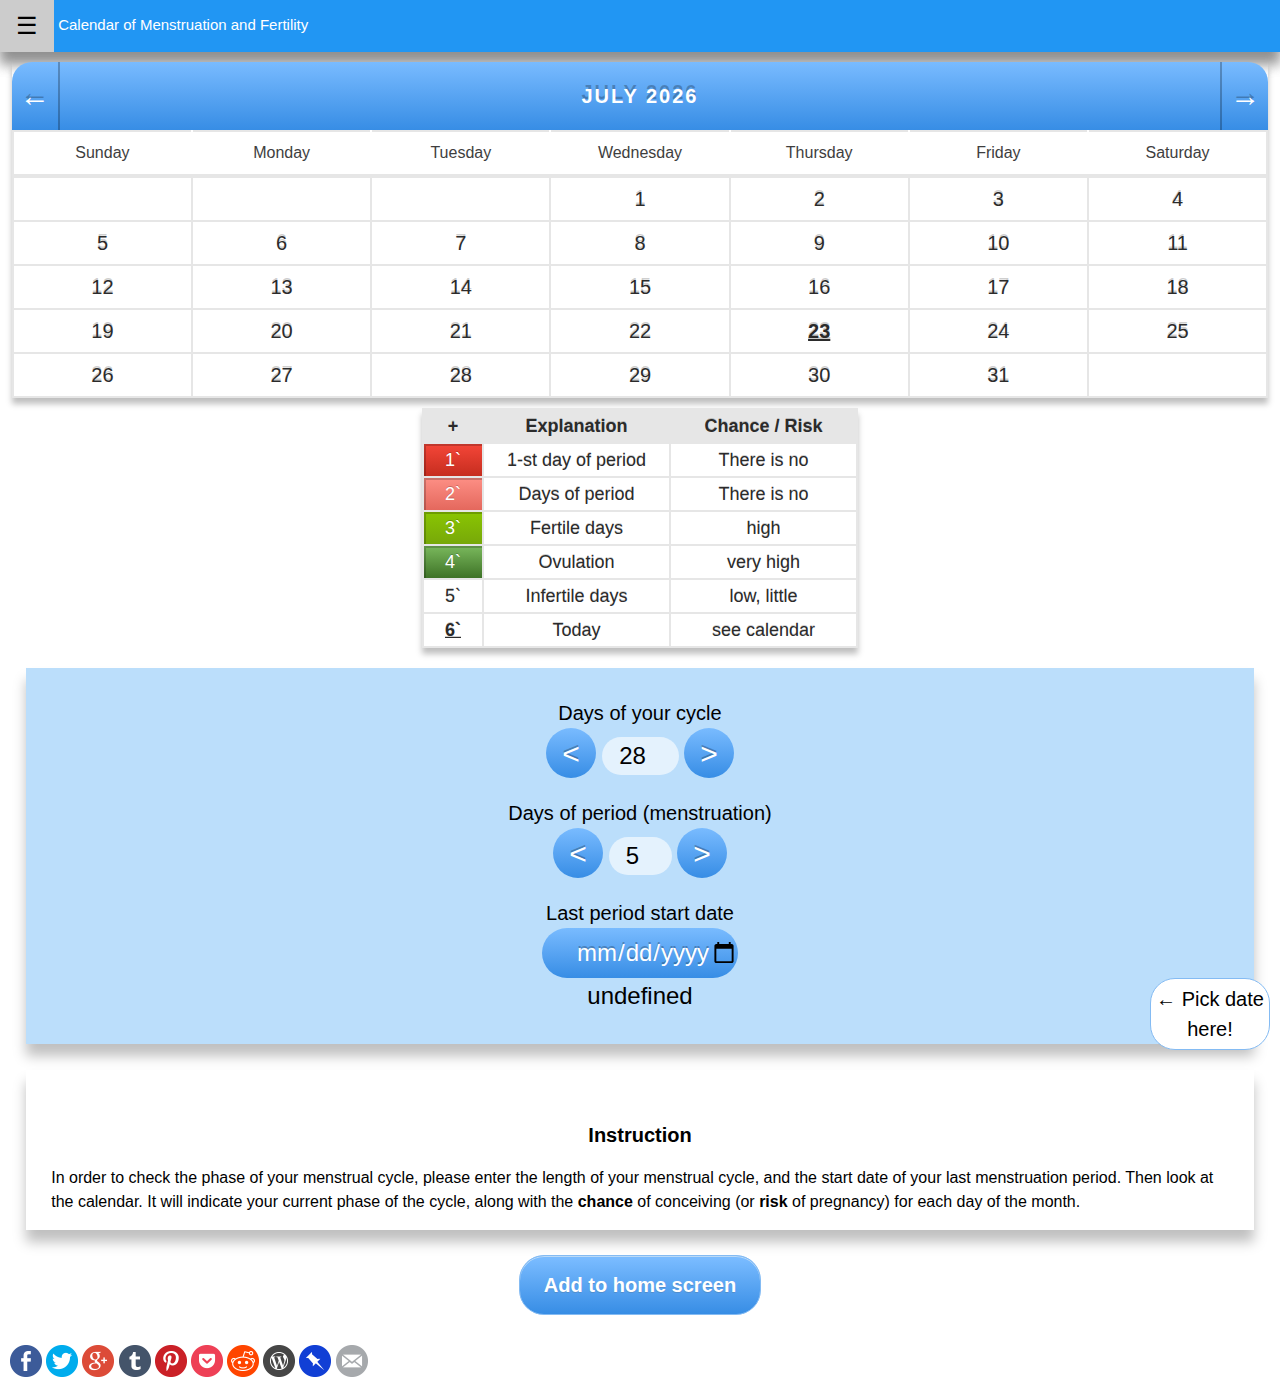
<file: index.html>
<!DOCTYPE html> 
<html lang="en"> 
<!--meta name="propeller" content="d254abea09f12908d3c188120f49153f"-->
<head> 
    <meta charset="utf-8" /> 
    <title>Calendar of Menstruation and Fertility</title> 
    <link rel="stylesheet" href="calendar2.css" />
	<META NAME="DESCRIPTION" CONTENT="Check your menstrual cycle, find your fertile and infertile days, calculate your ovulation day">
	<META NAME="KEYWORDS" CONTENT="Menstrual cycle, Fertility, Fertile days, Infertile days, Ovulation, Menstrual cycle calendar, Period calculator, Safe sexual intercourse, Natural contraception">
    <link rel="manifest" href="manifest.json">
    <link rel="icon" href="favicon.ico" type="image/x-icon" />
    <link rel="apple-touch-icon" href="images/hello-icon-152.png">
    <meta name="viewport" content="width=device-width, initial-scale=1.0">
    <meta name="theme-color" content="white"/>
    <meta name="apple-mobile-web-app-capable" content="yes">
    <meta name="apple-mobile-web-app-status-bar-style" content="black">
    <meta name="apple-mobile-web-app-title" content="My Calendar">
    <meta name="msapplication-TileImage" content="images/hello-icon-144.png">
    <meta name="msapplication-TileColor" content="#FFFFFF">	
    <meta name="propeller" content="a8e94e5c130562ac8ee0c258b754e5cf">

	<!--script async src="//pagead2.googlesyndication.com/pagead/js/adsbygoogle.js"></script-->
    <script data-ad-client="ca-pub-4402674240600002" async src="https://pagead2.googlesyndication.com/pagead/js/adsbygoogle.js"></script>    
	<!--script>
	  (adsbygoogle = window.adsbygoogle || []).push({
		google_ad_client: "ca-pub-4402674240600002",
		enable_page_level_ads: true
	  });
	</script-->	
	<!--script src="https://ajax.googleapis.com/ajax/libs/jquery/1.4.2/jquery.min.js"></script-->
    <script src="https://ajax.googleapis.com/ajax/libs/jquery/3.4.1/jquery.min.js"></script>
	<script src="calendar2.js"></script>
    <script src="index.js" defer></script>        
	
	<!--meta name="viewport" content="width=device-width, initial-scale=1">
	<link rel="stylesheet" href="https://www.w3schools.com/w3css/4/w3.css"-->
	<div id="myHeader" class="header">
        <meta name="viewport" content="width=device-width, initial-scale=1">
        <link rel="stylesheet" href="https://www.w3schools.com/w3css/4/w3.css">
        <link rel="stylesheet" href="calendar2.css" />

        <div id="myHeader" class="header">
        <!-- Sidebar -->
        <div class="w3-sidebar w3-bar-block w3-animate-left" style="display:none;z-index:5" id="mySidebar">
          <button onclick="w3_close()" class="w3-bar-item w3-large">Close &times;</button>
          <a href="index.html" class="w3-bar-item w3-button">Calendar</a>
          <a href="mens.html" class="w3-bar-item w3-button">Menstrual cycle</a>
          <!--a href="ovul.php" class="w3-bar-item w3-button">Ovulation</a-->
          <a href="fert.html" class="w3-bar-item w3-button">Fertility</a>   
           <a href="preg.html" class="w3-bar-item w3-button">How to get pregnant</a>   
          <!--a href="https://play.google.com/store/apps/details?id=com.zmobile.calendarfree" class="w3-bar-item w3-button">Get mobile app</a-->  
        </div>

        <!-- Page Content -->
        <div class="w3-overlay w3-animate-opacity" onclick="w3_close()" style="cursor:pointer" id="myOverlay"></div>
        <div class="w3-blue">
          <button class="w3-button w3-blue w3-xlarge" onclick="w3_open()">☰</button>  
          Calendar of Menstruation and Fertility
        </div>
        </div>        
	</div>
    <script>
        function w3_open() {
            document.getElementById("mySidebar").style.display = "block";
            document.getElementById("myOverlay").style.display = "block";
        }

        function w3_close() {
            document.getElementById("mySidebar").style.display = "none";
            document.getElementById("myOverlay").style.display = "none";
        }
        // sticky header
        // When the user scrolls the page, execute myFunction 
        window.onscroll = function() {myFunction()};

        // Get the header
        var header = document.getElementById("myHeader");

        // Get the offset position of the navbar
        var sticky = header.offsetTop;

        // Add the sticky class to the header when you reach its scroll position. Remove "sticky" when you leave the scroll position
        function myFunction() {
          if (window.pageYOffset > sticky) {
            header.classList.add("sticky");
          } else {
            header.classList.remove("sticky");
          }
        }
    </script>
    <!--script type='text/javascript' src='https://platform-api.sharethis.com/js/sharethis.js#property=5dcad444ccf294001963771a&product=inline-share-buttons&cms=website' async='async'></script-->
</head> 

<body onload="checkDate('')"> 
	<!-- Sidebar --
<div class="w3-sidebar w3-bar-block w3-border-right" style="display:none" id="mySidebar">
  <button onclick="w3_close()" class="w3-bar-item w3-large">Close &times;</button>
  <a href="fert.html" class="w3-bar-item w3-button">Fertility</a>
  <a href="#" class="w3-bar-item w3-button">Link 2</a>
  <a href="#" class="w3-bar-item w3-button">Link 3</a>
</div>

<!-- Page Content --
<div class="w3-teal">
  <button class="w3-button w3-teal w3-xlarge" onclick="w3_open()">☰</button>
  <!--div class="w3-container">
    
	My Calendar
	
  </div>
</div-->

<!-- facebook share button-->
<div id="fb-root"></div>
<script async defer crossorigin="anonymous" src="https://connect.facebook.net/pl_PL/sdk.js#xfbml=1&version=v5.0&appId=1692636140952789&autoLogAppEvents=1"></script>

<!--calendar-->
	<div id="cal"> 
    <div class="header" translate="no"> 
		<span class="left button" id="prev" translate="no">
            &larr;
        </span> 
		<!--span class="left hook"></span--> 
        <!--span class="month-nr" id="month-nr" translate="no" style="display: none;">10</span--> 
		<span class="month-year" id="label" translate="no"> November 2019 </span> 
		<!--span class="right hook"></span--> 
		<span class="right button" id="next_month_btn" translate="no"> &rarr; </span>
    </div> 
    <table id="days"> 
		<td>Sunday</td> 
		<td>Monday</td> 
		<td>Tuesday</td> 
		<td>Wednesday</td> 
		<td>Thursday</td> 
		<td>Friday</td> 
		<td>Saturday</td>		
 
    </table> 
    <div id="cal-frame" translate="no" class="notranslate"> 
		<table class="curr" translate="no" > 
			<tbody translate="no" class="notranslate"> 
				<tr><td class="nil"></td><td class="nil"></td><td>1</td><td>2</td><td>3</td><td>4</td><td>5</td></tr> 
				<tr><td>6</td><td translate="no">7</td><td>8</td><td>9</td><td>10</td><td class="today">11</td><td>12</td></tr> 
				<tr><td>13</td><td>14</td><td>15</td><td>16</td><td>17</td><td>18</td><td>19</td></tr> 
				<tr><td>20</td><td>21</td><td>22</td><td>23</td><td>24</td><td>25</td><td>26</td></tr> 
				<tr><td>20</td><td>21</td><td>22</td><td>23</td><td>24</td><td>25</td><td>26</td></tr>
				<tr><td>27</td><td>28</td><td>29</td><td>30</td><td class="nil"></td><td class="nil"></td><td class="nil"></td></tr> 
			</tbody> 
		</table>
 
    </div> 
</div>
<div id="legend">
		
		<table class="legend"> 
			<tbody> 				 
				<tr><td class="title">&plus;</td><td class="title">Explanation</td><td class="title"> Chance / Risk</td></tr>
				<tr><td class="picked" translate="no" class="notranslate">&#x0031;`</td><td class="desc">1-st day of period</td><td class="desc">There is no</td></tr> 
				<tr><td class="period" translate="no" class="notranslate">&#x0032;`</td><td class="desc">Days of period</td><td class="desc">There is no</td></tr> 
				<tr><td class="fertile" translate="no" class="notranslate">&#x0033;`</td><td class="desc">Fertile days</td><td class="desc">high</td></tr> 
				<tr><td class="ovulation" translate="no" class="notranslate">&#x0034;`</td><td class="desc">Ovulation</td><td class="desc">very high</td></tr> 
				<tr><td translate="no" class="notranslate">&#x0035;`</td><td class="desc">Infertile days </td><td class="desc">low, little</td></tr> 
				<tr><td class="today" translate="no" class="notranslate">&#x0036;`</td><td class="desc">Today</td><td class="desc">see calendar</td></tr> 
			</tbody> 
		</table>
		
</div>

<!-- my stuff -->
<form role="form" id="input_data">
	<p>
		<label for="cycle">Days of your cycle</label><br>
		<input type="button" id="cycle_prev" value="<" onclick="buttonPress('cycle', -1);"/>
		<input type="number" id="cycle" min="20" max="40" step="1" value="28" default="28" onchange="updateCalendar();" readonly placeholder="Days of cycle"/>
		<input type="button" id="cycle_next" value=">" onclick="buttonPress('cycle', 1);"/> 
	<p>
		
		<label for="period">Days of period (menstruation)</label><br>
		<input type="button" id="period_prev" value="<" onclick="buttonPress('period', -1);"/>
		<input type="number" id="period" min="2" max="7" step="1" value="5" default="5" onchange="updateCalendar();" readonly/>
		<input type="button" id="period_next" value=">" onclick="buttonPress('period', 1);"/> 
	<p class="luteal">
		
		<label for="luteal">Luteal days</label><br>
		<input type="button" id="luteal_prev" value="&minus;" onclick="buttonPress('luteal', -1);"/>		
		<input type="number" id="luteal" min="10" max="16" step="1" value="14" default="14" onchange="updateCalendar();"/>
		<input type="button" id="luteal_next" value="&plus;" onclick="buttonPress('luteal', 1);"/> 
	<p>
		<label for="last">Last period start date</label><br>
		<input type="date" id="last_cycle" name="last" onchange="updateCalendar();" placeholder="Pick date here!" /> 		
		<!--onload="this.value=checkDate(this.value)" onFocus="this.value=checkDate(this.value)" /> <!--onFocus="if (this.value=='' || this.value=='dd.mm.rrrr') {this.value=getDate()}" -->				
		<text id="weekday" class="" onchange="">Weekday</text>
		<span class="date-hint" >&larr; Pick date here!</span>
</form>
<div id="instruction">
<h2>Instruction</h2>
<p>
    In order to check the phase of your menstrual cycle, please enter the length of your menstrual cycle, and the start date of your last menstruation period. Then look at the calendar. It will indicate your current phase of the cycle, along with the <b>chance</b> of conceiving (or <b>risk</b> of pregnancy) for each day of the month.
</div>
<p>
<button class="add-button">Add to home screen</button>
<div style="display: none">
<div id="month0">January</div>
<div id="month1">February</div>
<div id="month2">March</div>
<div id="month3">April</div>
<div id="month4">May</div>
<div id="month5">June</div>
<div id="month6">July</div>
<div id="month7">August</div>
<div id="month8">September</div>
<div id="month9">October</div>
<div id="month10">November</div>
<div id="month11">December</div>
</div>
<!--p translate="no">Don't translate this!</p>
<p>This can be translated to any language.</p>
<p class="notranslate" >What about this?</p-->
<!-- end lz my stuff -->
<!--div id="p_1774275"></div><script src="//native.propellerads.com/1?z=1774275&eid=p_1774275"></script-->

<!-- facebook share button-->
<!--p>
<div class="fb-share-button" data-href="https://my-calendar.eu/?utm_source=share_btm&amp;utm_medium=facebook" data-layout="button_count" data-size="large"><a target="_blank" href="https://www.facebook.com/sharer/sharer.php?u=https%3A%2F%2Fmy-calendar.eu%2F%3Futm_source%3Dshare_btn%26utm_medium%3Dfacebook&amp;src=sdkpreparse" class="fb-xfbml-parse-ignore">Share</a></div>

<a class="tw-share-button" href="https://twitter.com/intent/tweet?button_hashtag=PeriodCalendar&ref_src=twsrc%5Etfw" class="twitter-hashtag-button" data-show-count="false">
Greate online app #PeriodCalendar https://my-calendar.eu/</a><script async src="https://platform.twitter.com/widgets.js" charset="utf-8"></script-->

<ul class="share-buttons">
  <li><a href="https://www.facebook.com/sharer/sharer.php?u=https%3A%2F%2Fmy-calendar.eu%2F&quote=Calendar%20of%20Menstruation%20and%20Fertility" title="Share on Facebook" target="_blank"><img alt="Share on Facebook" src="images/flat_web_icon_set/color/Facebook.png" /></a></li>
  <li><a href="https://twitter.com/intent/tweet?source=https%3A%2F%2Fmy-calendar.eu%2F&text=Calendar%20of%20Menstruation%20and%20Fertility:%20https%3A%2F%2Fmy-calendar.eu%2F" target="_blank" title="Tweet"><img alt="Tweet" src="images/flat_web_icon_set/color/Twitter.png" /></a></li>
  <li><a href="https://plus.google.com/share?url=https%3A%2F%2Fmy-calendar.eu%2F" target="_blank" title="Share on Google+"><img alt="Share on Google+" src="images/flat_web_icon_set/color/Google+.png" /></a></li>
  <li><a href="http://www.tumblr.com/share?v=3&u=https%3A%2F%2Fmy-calendar.eu%2F&quote=Calendar%20of%20Menstruation%20and%20Fertility&s=" target="_blank" title="Post to Tumblr"><img alt="Post to Tumblr" src="images/flat_web_icon_set/color/Tumblr.png" /></a></li>
  <li><a href="http://pinterest.com/pin/create/button/?url=https%3A%2F%2Fmy-calendar.eu%2F&description=Check%20out%20this%20great%20online%20app!" target="_blank" title="Pin it"><img alt="Pin it" src="images/flat_web_icon_set/color/Pinterest.png" /></a></li>
  <li><a href="https://getpocket.com/save?url=https%3A%2F%2Fmy-calendar.eu%2F&title=Calendar%20of%20Menstruation%20and%20Fertility" target="_blank" title="Add to Pocket"><img alt="Add to Pocket" src="images/flat_web_icon_set/color/Pocket.png" /></a></li>
  <li><a href="http://www.reddit.com/submit?url=https%3A%2F%2Fmy-calendar.eu%2F&title=Calendar%20of%20Menstruation%20and%20Fertility" target="_blank" title="Submit to Reddit"><img alt="Submit to Reddit" src="images/flat_web_icon_set/color/Reddit.png" /></a></li>
  <li><a href="http://wordpress.com/press-this.php?u=https%3A%2F%2Fmy-calendar.eu%2F&quote=Calendar%20of%20Menstruation%20and%20Fertility&s=Check%20out%20this%20great%20online%20app!" target="_blank" title="Publish on WordPress"><img alt="Publish on WordPress" src="images/flat_web_icon_set/color/Wordpress.png" /></a></li>
  <li><a href="https://pinboard.in/popup_login/?url=https%3A%2F%2Fmy-calendar.eu%2F&title=Calendar%20of%20Menstruation%20and%20Fertility&description=Check%20out%20this%20great%20online%20app!" target="_blank" title="Save to Pinboard"><img alt="Save to Pinboard" src="images/flat_web_icon_set/color/Pinboard.png" /></a></li>
  <li><a href="mailto:?subject=Calendar%20of%20Menstruation%20and%20Fertility&body=Check%20out%20this%20great%20online%20app!:%20https%3A%2F%2Fmy-calendar.eu%2F" target="_blank" title="Send email"><img alt="Send email" src="images/flat_web_icon_set/color/Email.png" /></a></li>
</ul>

<!--div class="sharethis-inline-share-buttons"></div-->

</body>
<!--script src="https://ajax.googleapis.com/ajax/libs/jquery/1.4.2/jquery.min.js"></script>
<script src="calendar.js"></script-->
<script>

	var cald;
	var weekdays = ["Sunday", "Monday", "Tuesday", "Wednesday", "Thursday","Friday","Saturday"];
	
	//updateCalendar();
	
	
		function cyclePrev(){
		document.forms["input_data"]["cycle"].value -= 1;
		/*
		var lastVal = document.forms["input_data"]["cycle"].value;
			var cycle = $("#cycle");
			var lastText = cycle.text();
			var val = cycle.value;
			//var lastVal = parseInt(lastText);
			var newVal = --lastVal;
			$(cycle).text = --lastVal;
			document.forms["input_data"]["cycle"].value = newVal;*/
		}
		
		function buttonPress(fieldId, shift){
			var num = parseInt(-shift);
			var val = document.forms["input_data"][fieldId].value;
			var min = document.forms["input_data"][fieldId].min;
			var max = document.forms["input_data"][fieldId].max;
			
			if ((shift==-1 && val > min) || (shift==1 && val < max))
				document.forms["input_data"][fieldId].value -= num;
				
			updateCalendar();				
		}
		
		function updateCalendar(){
			var tagtag = document.getElementById("last_cycle");											
			var val = tagtag.value;
			var date = new Date(val);
			var month = date.getMonth()+1;
			var day = date.getDate();	
			var dayOfWeek = date.getDay();
			var year = date.getFullYear();
			var dateTag = $("last_cycle");
			var newDate = $("last_cycle").val;
			var newDate2 = $("last_cycle").val();
			var newDate3 = $("last_cycle").value;
			dateTag = document.getElementById("weekday");
			dayOfWeek = weekdays[dayOfWeek];
			dateTag.innerHTML = dayOfWeek;
			if (day<10) { day = "0"+day;}
			if (month<10) { month = "0"+month;}
			var formatDate = year+"-"+month+"-"+day;
			setCookie("start4", formatDate, 10);
			/*document.getElementById("weekday").innerHTML = "ala ma kota";
			var txt = document.createTextNode("your cool text");
			dateTag.appendChild(txt);*/
			
			
			if (cald == null){
				cald = CALENDAR();				
				cald.init();
			}
			//cald.init();
			
			cald.createCal.cache = {}; 
			cald.createCal(year, month);
			//cald.switchMonth(null, month, year);
			cald.switchMonth(null, new Date().getMonth(), new Date().getFullYear());
		}
		
		function setCookie(cname, cvalue, exdays) {
			var d = new Date();
			d.setTime(d.getTime() + (exdays*24*60*60*1000));
			var expires = "expires="+ d.toUTCString();
			document.cookie = cname + "=" + cvalue + ";" + expires + ";path=/";
		}
		
		function getCookie(cname) {
			var name = cname + "=";
			var decodedCookie = decodeURIComponent(document.cookie);
			var ca = decodedCookie.split(';');
			for(var i = 0; i <ca.length; i++) {
				var c = ca[i];
				while (c.charAt(0) == ' ') {
					c = c.substring(1);
				}
				if (c.indexOf(name) == 0) {
					return c.substring(name.length, c.length);
				}
			}
			return "";
		}
		
		function getDate(){
			var date = getCookie("start4");
			var days = 7;
			/*
			if (date==""){ 
				date = new Date();//.toDateString();
				date.setTime(date.getTime() - (days*24*60*60*1000));
				//date.toDateString()
				var month = date.getMonth()+1;
				//date = date.getDate()+"-"+month+"-"+date.getFullYear();			
				var day = date.getDate();				
				var year = date.getFullYear();
				if (day<10) { day = "0"+day;}
				if (month<10) { month = "0"+month;}
				date = year+"-"+month+"-"+day;				
			}			*/
			return date;
		}
		
		function checkDate(date){
			if (date=='' || date=='dd.mm.rrrr' || date=='dd/mm/rrrr'){
				date = getDate();
			}
			var datetag = document.getElementById("last_cycle");											
			datetag.value = date;
			updateCalendar();
			return date;
		}
		//not my stuff

$(document).ready(function(){

//var cal = CALENDAR();

//cal.init();

cald = CALENDAR();
cald.init();

});

</script>
<script>
/*
<function w3_open() {
    document.getElementById("mySidebar").style.display = "block";
}
function w3_close() {
    document.getElementById("mySidebar").style.display = "none";
}*/
// When the user scrolls the page, execute myFunction 
window.onscroll = function() {myFunction()};

// Get the header
var header = document.getElementById("myHeader");

// Get the offset position of the navbar
var sticky = header.offsetTop;

// Add the sticky class to the header when you reach its scroll position. Remove "sticky" when you leave the scroll position
function myFunction() {
  if (window.pageYOffset > sticky) {
    header.classList.add("sticky");
  } else {
    header.classList.remove("sticky");
  }
}
</script>

<!-- Previous version of google ads
<script async src="https://pagead2.googlesyndication.com/pagead/js/adsbygoogle.js"></script>
<!-- WebCalendar baner 1 --
<ins class="adsbygoogle"
     style="display:block"
     data-ad-client="ca-pub-4402674240600002"
     data-ad-slot="3175552821"
     data-ad-format="auto"></ins>
<script>
(adsbygoogle = window.adsbygoogle || []).push({});
</script-->

<!-- Global site tag (gtag.js) - Google Analytics -->
<script async src="https://www.googletagmanager.com/gtag/js?id=UA-45019697-13"></script>
<script>
  window.dataLayer = window.dataLayer || [];
  function gtag(){dataLayer.push(arguments);}
  gtag('js', new Date());

  gtag('config', 'UA-45019697-13');
</script>
        
<!-- registr service worker -->
<script>
  if ('serviceWorker' in navigator) {
    console.log("Will the service worker register?");
    //navigator.serviceWorker.register('service-worker.js')
      navigator.serviceWorker.register('sw.js')
      .then(function(reg){
        console.log("Yes, it did.");
      }).catch(function(err) {
        console.log("No it didn't. This happened: ", err)
      });
  }
</script>

</html>
</file>
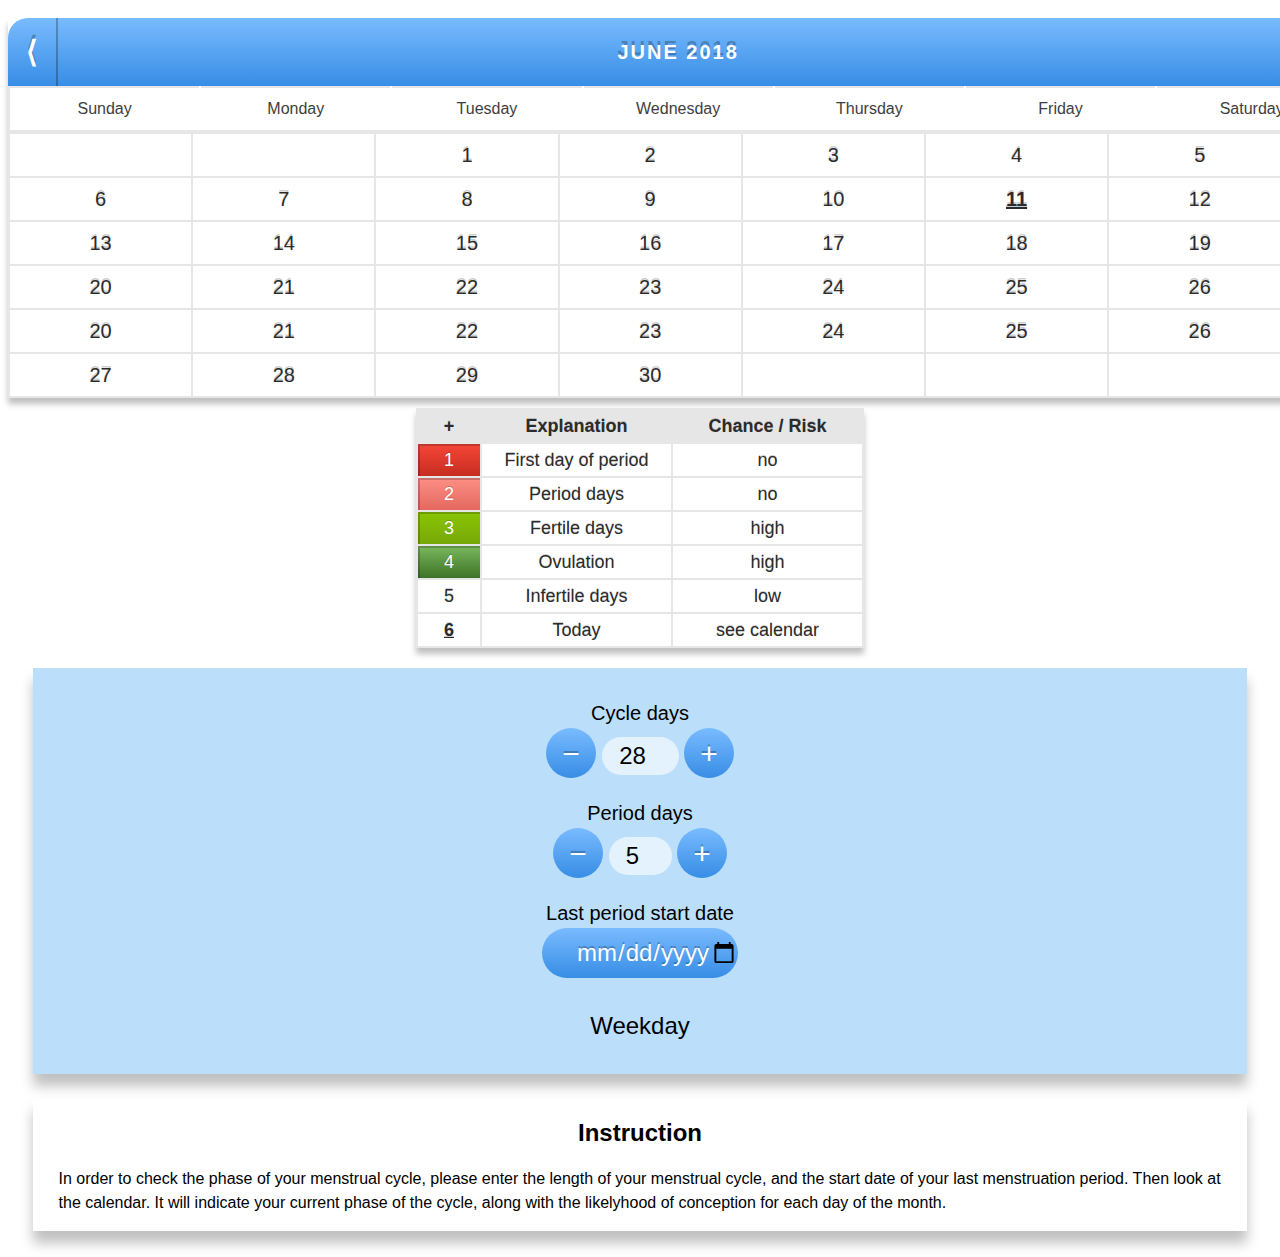
<file: Calend.html>
<!DOCTYPE html> 
<html> 
<!--meta name="propeller" content="d254abea09f12908d3c188120f49153f"-->
<head> 
    <meta charset="utf-8" /> 
    <title>My Calendar</title> 
    <link rel="stylesheet" href="calendar2.css" />
	<META NAME="DESCRIPTION" CONTENT="Check your menstrual cycle, find your fertile and infertile days, calculate your ovulation day">
	<META NAME="KEYWORDS" CONTENT="Menstrual cycle, Fertility, Fertile days, Infertile days, Ovulation, Menstrual cycle calendar, Period calculator, Safe sexual intercourse, Natural contraception">
	

	<script async src="https://pagead2.googlesyndication.com/pagead/js/adsbygoogle.js"></script>
	<script>
	  (adsbygoogle = window.adsbygoogle || []).push({
		google_ad_client: "ca-pub-4402674240600002",
		enable_page_level_ads: true
	  });
	</script>	
	<script src="https://ajax.googleapis.com/ajax/libs/jquery/1.4.2/jquery.min.js"></script>
	<script src="calendar.js"></script>
	
	<!--meta name="viewport" content="width=device-width, initial-scale=1">
	<link rel="stylesheet" href="https://www.w3schools.com/w3css/4/w3.css"-->
	<div id="myHeader" class="header">
	<!--?php include "sidebar.html"; ?-->
	</div>
</head> 
<body onload="checkDate('')"> 
	<!-- Sidebar --
<div class="w3-sidebar w3-bar-block w3-border-right" style="display:none" id="mySidebar">
  <button onclick="w3_close()" class="w3-bar-item w3-large">Close &times;</button>
  <a href="fert.html" class="w3-bar-item w3-button">Fertility</a>
  <a href="#" class="w3-bar-item w3-button">Link 2</a>
  <a href="#" class="w3-bar-item w3-button">Link 3</a>
</div>

<!-- Page Content --
<div class="w3-teal">
  <button class="w3-button w3-teal w3-xlarge" onclick="w3_open()">☰</button>
  <!--div class="w3-container">
    
	My Calendar
	
  </div>
</div-->

<!--calendar-->
	<div id="cal"> 
    <div class="header"> 
		<span class="left button" id="prev"> &lang; </span> 
		<!--span class="left hook"></span--> 
		<span class="month-year" id="label"> June 2018 </span> 
		<!--span class="right hook"></span--> 
		<span class="right button" id="next"> &rang; </span>
    </div> 
    <table id="days"> 
		<td>Sunday</td> 
		<td>Monday</td> 
		<td>Tuesday</td> 
		<td>Wednesday</td> 
		<td>Thursday</td> 
		<td>Friday</td> 
		<td>Saturday</td>		
 
    </table> 
    <div id="cal-frame"> 
		<table class="curr"> 
			<tbody> 
				<tr><td class="nil"></td><td class="nil"></td><td>1</td><td>2</td><td>3</td><td>4</td><td>5</td></tr> 
				<tr><td>6</td><td>7</td><td>8</td><td>9</td><td>10</td><td class="today">11</td><td>12</td></tr> 
				<tr><td>13</td><td>14</td><td>15</td><td>16</td><td>17</td><td>18</td><td>19</td></tr> 
				<tr><td>20</td><td>21</td><td>22</td><td>23</td><td>24</td><td>25</td><td>26</td></tr> 
				<tr><td>20</td><td>21</td><td>22</td><td>23</td><td>24</td><td>25</td><td>26</td></tr>
				<tr><td>27</td><td>28</td><td>29</td><td>30</td><td class="nil"></td><td class="nil"></td><td class="nil"></td></tr> 
			</tbody> 
		</table>
 
    </div> 
</div>
<div id="legend">
		
		<table class="legend"> 
			<tbody> 				 
				<tr><td class="title">&plus;</td><td class="title">Explanation</td><td class="title">Chance / Risk</td></tr>
				<tr><td class="picked">1</td><td class="desc">First day of period</td><td class="desc">no</td></tr> 
				<tr><td class="period">2</td><td class="desc">Period days</td><td class="desc">no</td></tr> 
				<tr><td class="fertile">3</td><td class="desc">Fertile days</td><td class="desc">high</td></tr> 
				<tr><td class="ovulation">4</td><td class="desc">Ovulation</td><td class="desc">high</td></tr> 
				<tr><td >5</td><td class="desc">Infertile days </td><td class="desc">low</td></tr> 
				<tr><td class="today">6</td><td class="desc">Today</td><td class="desc">see calendar</td></tr> 
			</tbody> 
		</table>
		
</div>

<!-- my stuff -->
<form role="form" id="input_data">
	<p>
		<label for="cycle">Cycle days</label><br>
		<input type="button" id="cycle_prev" value="&minus;" onclick="buttonPress('cycle', -1);"/>
		<input type="number" id="cycle" min="20" max="40" step="1" value="28" default="28" onchange="updateCalendar();" readonly/>
		<input type="button" id="cycle_next" value="&plus;" onclick="buttonPress('cycle', 1);"/> 
	<p>
		
		<label for="period">Period days</label><br>
		<input type="button" id="period_prev" value="&minus;" onclick="buttonPress('period', -1);"/>
		<input type="number" id="period" min="2" max="7" step="1" value="5" default="5" onchange="updateCalendar();" readonly/>
		<input type="button" id="period_next" value="&plus;" onclick="buttonPress('period', 1);"/> 
	<p class="luteal">
		
		<label for="luteal">Luteal days</label><br>
		<input type="button" id="luteal_prev" value="&minus;" onclick="buttonPress('luteal', -1);"/>		
		<input type="number" id="luteal" min="10" max="16" step="1" value="14" default="14" onchange="updateCalendar();"/>
		<input type="button" id="luteal_next" value="&plus;" onclick="buttonPress('luteal', 1);"/> 
	<p>
		<label for="last">Last period start date</label><br>
		<input type="date" id="last_cycle" name="last" onchange="updateCalendar();" /> 
		<!--onload="this.value=checkDate(this.value)" onFocus="this.value=checkDate(this.value)" /> <!--onFocus="if (this.value=='' || this.value=='dd.mm.rrrr') {this.value=getDate()}" -->
		<br>
		<text id="weekday">Weekday</text>
</form>
<div id="instruction">
<h1>Instruction</h1>
<p>
In order to check the phase of your menstrual cycle, please enter the length of your menstrual cycle, and the start date of your last menstruation period. Then look at the calendar. It will indicate your current phase of the cycle, along with the likelyhood of conception for each day of the month.
</div>
<!-- end lz my stuff -->
<!--div id="p_1774275"></div><script src="//native.propellerads.com/1?z=1774275&eid=p_1774275"></script-->
</body>
<!--script src="https://ajax.googleapis.com/ajax/libs/jquery/1.4.2/jquery.min.js"></script>
<script src="calendar.js"></script-->
<script>

	var cald;
	var weekdays = ["Sunday", "Monday", "Tuesday", "Wednesday", "Thursday","Friday","Saturday"];
	
	//updateCalendar();
	
	
		function cyclePrev(){
		document.forms["input_data"]["cycle"].value -= 1;
		/*
		var lastVal = document.forms["input_data"]["cycle"].value;
			var cycle = $("#cycle");
			var lastText = cycle.text();
			var val = cycle.value;
			//var lastVal = parseInt(lastText);
			var newVal = --lastVal;
			$(cycle).text = --lastVal;
			document.forms["input_data"]["cycle"].value = newVal;*/
		}
		
		function buttonPress(fieldId, shift){
			var num = parseInt(-shift);
			var val = document.forms["input_data"][fieldId].value;
			var min = document.forms["input_data"][fieldId].min;
			var max = document.forms["input_data"][fieldId].max;
			
			if ((shift==-1 && val > min) || (shift==1 && val < max))
				document.forms["input_data"][fieldId].value -= num;
				
			updateCalendar();				
		}
		
		function updateCalendar(){
			var tagtag = document.getElementById("last_cycle");											
			var val = tagtag.value;
			var date = new Date(val);
			var month = date.getMonth()+1;
			var day = date.getDate();	
			var dayOfWeek = date.getDay();
			var year = date.getFullYear();
			var dateTag = $("last_cycle");
			var newDate = $("last_cycle").val;
			var newDate2 = $("last_cycle").val();
			var newDate3 = $("last_cycle").value;
			dateTag = document.getElementById("weekday");
			dayOfWeek = weekdays[dayOfWeek];
			dateTag.innerHTML = dayOfWeek;
			if (day<10) { day = "0"+day;}
			if (month<10) { month = "0"+month;}
			var formatDate = year+"-"+month+"-"+day;
			setCookie("start4", formatDate, 10);
			/*document.getElementById("weekday").innerHTML = "ala ma kota";
			var txt = document.createTextNode("your cool text");
			dateTag.appendChild(txt);*/
			
			
			if (cald == null){
				cald = CALENDAR();				
				cald.init();
			}
			//cald.init();
			
			cald.createCal.cache = {}; 
			cald.createCal(year, month);
			//cald.switchMonth(null, month, year);
			cald.switchMonth(null, new Date().getMonth(), new Date().getFullYear());
		}
		
		function setCookie(cname, cvalue, exdays) {
			var d = new Date();
			d.setTime(d.getTime() + (exdays*24*60*60*1000));
			var expires = "expires="+ d.toUTCString();
			document.cookie = cname + "=" + cvalue + ";" + expires + ";path=/";
		}
		
		function getCookie(cname) {
			var name = cname + "=";
			var decodedCookie = decodeURIComponent(document.cookie);
			var ca = decodedCookie.split(';');
			for(var i = 0; i <ca.length; i++) {
				var c = ca[i];
				while (c.charAt(0) == ' ') {
					c = c.substring(1);
				}
				if (c.indexOf(name) == 0) {
					return c.substring(name.length, c.length);
				}
			}
			return "";
		}
		
		function getDate(){
			var date = getCookie("start4");
			var days = 7;
			/*
			if (date==""){ 
				date = new Date();//.toDateString();
				date.setTime(date.getTime() - (days*24*60*60*1000));
				//date.toDateString()
				var month = date.getMonth()+1;
				//date = date.getDate()+"-"+month+"-"+date.getFullYear();			
				var day = date.getDate();				
				var year = date.getFullYear();
				if (day<10) { day = "0"+day;}
				if (month<10) { month = "0"+month;}
				date = year+"-"+month+"-"+day;				
			}			*/
			return date;
		}
		
		function checkDate(date){
			if (date=='' || date=='dd.mm.rrrr' || date=='dd/mm/rrrr'){
				date = getDate();
			}
			var datetag = document.getElementById("last_cycle");											
			datetag.value = date;
			updateCalendar();
			return date;
		}
		//not my stuff

$(document).ready(function(){

//var cal = CALENDAR();

//cal.init();

cald = CALENDAR();
cald.init();

});

</script>
<script>
/*
<function w3_open() {
    document.getElementById("mySidebar").style.display = "block";
}
function w3_close() {
    document.getElementById("mySidebar").style.display = "none";
}*/
// When the user scrolls the page, execute myFunction 
window.onscroll = function() {myFunction()};

// Get the header
var header = document.getElementById("myHeader");

// Get the offset position of the navbar
var sticky = header.offsetTop;

// Add the sticky class to the header when you reach its scroll position. Remove "sticky" when you leave the scroll position
function myFunction() {
  if (window.pageYOffset > sticky) {
    header.classList.add("sticky");
  } else {
    header.classList.remove("sticky");
  }
}
</script>

<script async src="https://pagead2.googlesyndication.com/pagead/js/adsbygoogle.js"></script>
<!-- WebCalendar baner 1 -->
<ins class="adsbygoogle"
     style="display:block"
     data-ad-client="ca-pub-4402674240600002"
     data-ad-slot="3175552821"
     data-ad-format="auto"></ins>
<script>
(adsbygoogle = window.adsbygoogle || []).push({});
</script>

<!-- Global site tag (gtag.js) - Google Analytics -->
<script async src="https://www.googletagmanager.com/gtag/js?id=UA-45019697-13"></script>
<script>
  window.dataLayer = window.dataLayer || [];
  function gtag(){dataLayer.push(arguments);}
  gtag('js', new Date());

  gtag('config', 'UA-45019697-13');
</script>

</html>
</file>
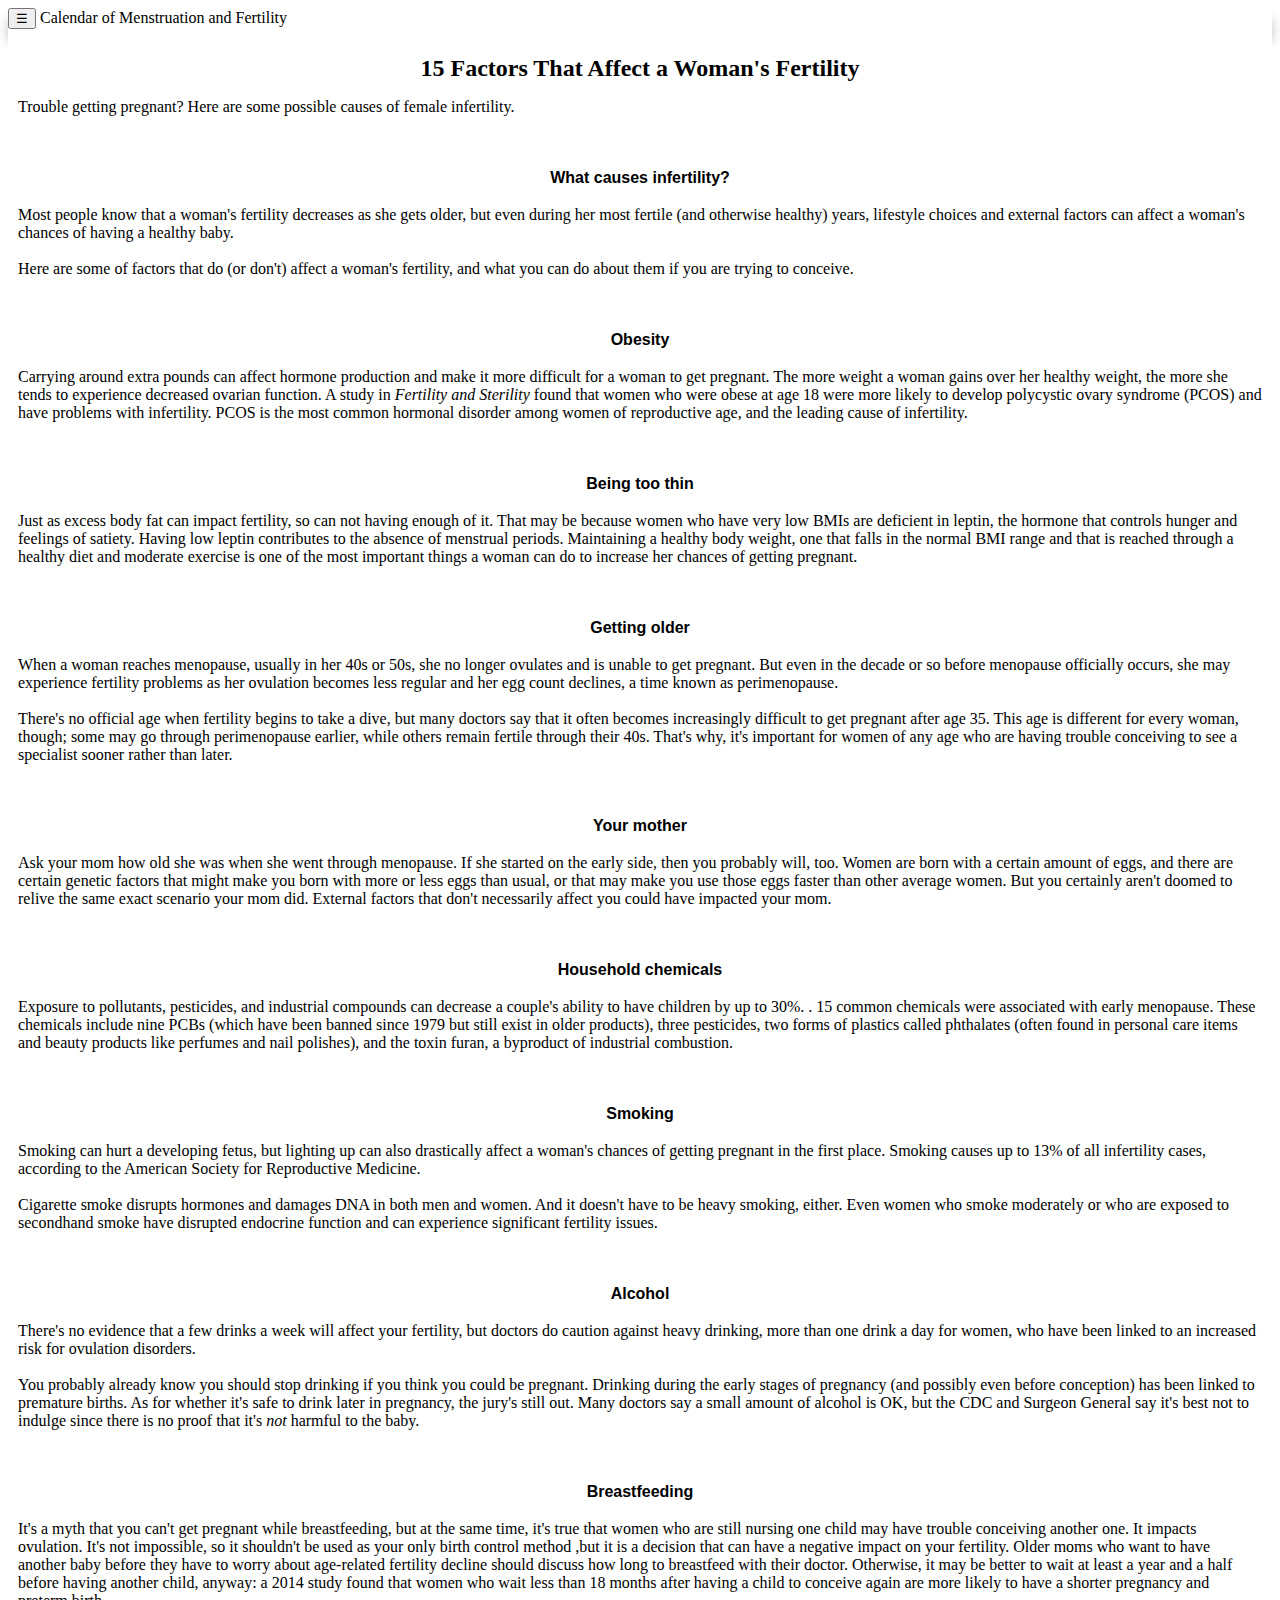
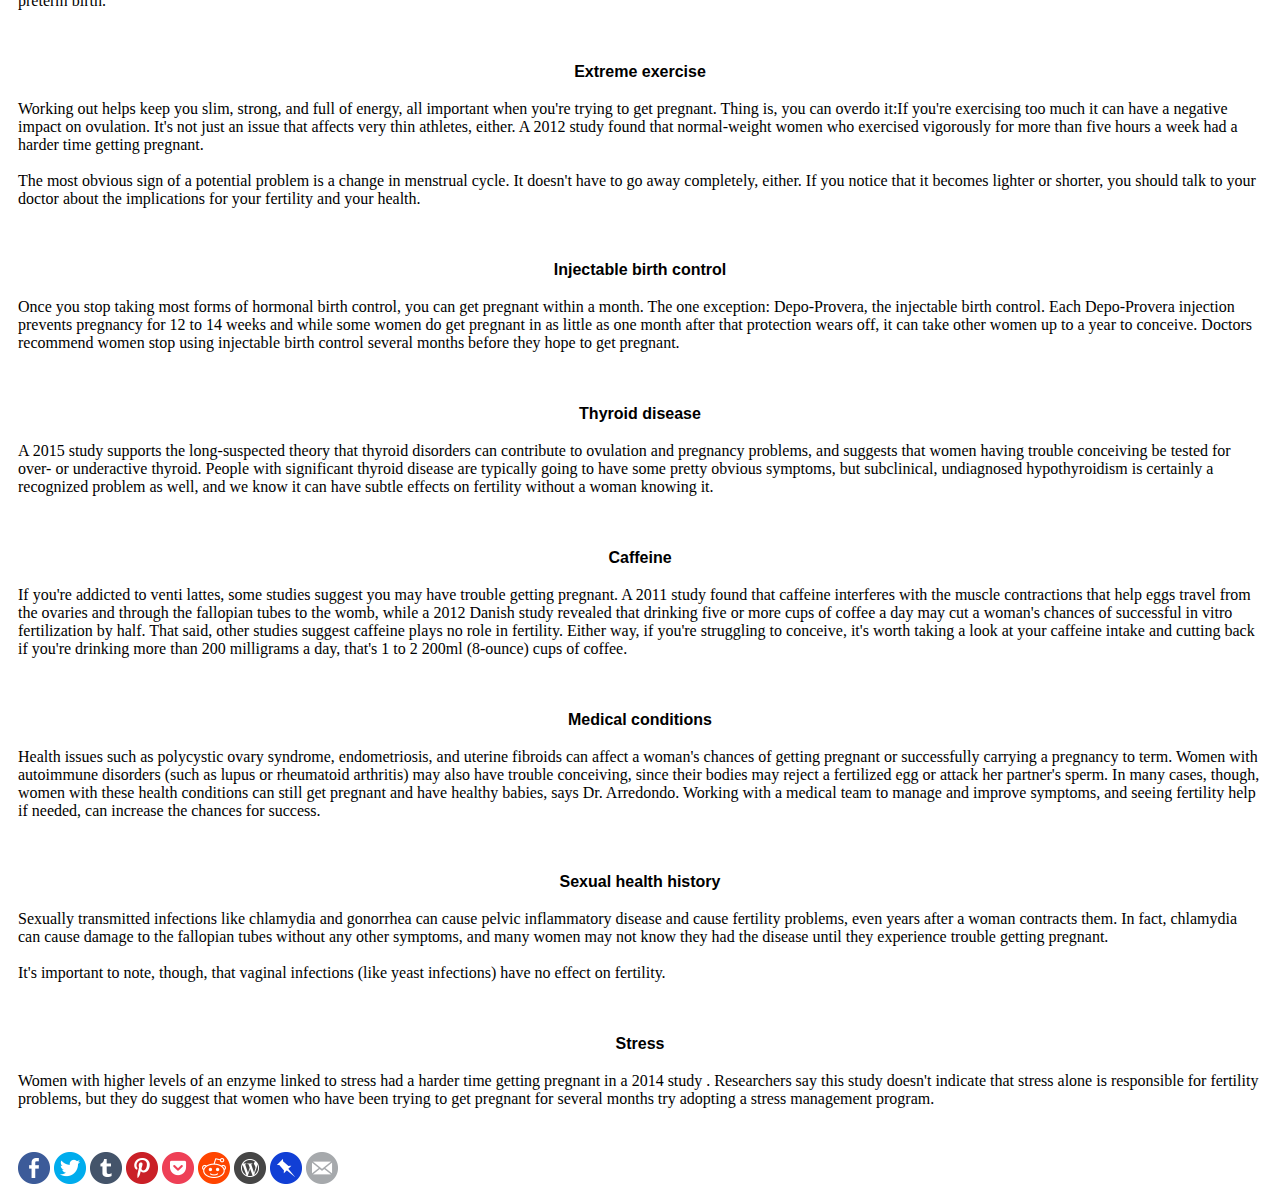
<file: fert.html>
<!DOCTYPE html> 
<html lang="en"> 
<!--meta name="propeller" content="d254abea09f12908d3c188120f49153f"-->
<head> 
    <meta charset="utf-8" /> 
    <title>Calendar of Menstruation and Fertility</title> 
    <link rel="stylesheet" href="calendar2.css" /> 
	
	<!--meta name="viewport" content="width=device-width, initial-scale=1">
	<link rel="stylesheet" href="https://www.w3schools.com/w3css/4/w3.css"-->
	
  <script data-ad-client="ca-pub-4402674240600002" async src="https://pagead2.googlesyndication.com/pagead/js/adsbygoogle.js"></script> 
	<!--script async src="//pagead2.googlesyndication.com/pagead/js/adsbygoogle.js"></script-->
    <!-- sidebar html-->
	<meta name="viewport" content="width=device-width, initial-scale=1">
<link rel="stylesheet" href="https://www.w3schools.com/w3css/4/w3.css">
<link rel="stylesheet" href="calendar2.css" />

<div id="myHeader" class="header">
<!-- Sidebar -->
<div class="w3-sidebar w3-bar-block w3-animate-left" style="display:none;z-index:5" id="mySidebar">
  <button onclick="w3_close()" class="w3-bar-item w3-large">Close &times;</button>
  <a href="index.html" class="w3-bar-item w3-button">Calendar</a>
  <a href="mens.html" class="w3-bar-item w3-button">Menstrual cycle</a>
  <!--a href="ovul.php" class="w3-bar-item w3-button">Ovulation</a-->
  <a href="fert.html" class="w3-bar-item w3-button">Fertility</a>   
   <a href="preg.html" class="w3-bar-item w3-button">How to get pregnant</a>   
  <!--a href="https://play.google.com/store/apps/details?id=com.zmobile.calendarfree" class="w3-bar-item w3-button">Get mobile app</a-->  
</div>

<!-- Page Content -->
<div class="w3-overlay w3-animate-opacity" onclick="w3_close()" style="cursor:pointer" id="myOverlay"></div>
<div class="w3-blue">
  <button class="w3-button w3-blue w3-xlarge" onclick="w3_open()">☰</button>  
  Calendar of Menstruation and Fertility
</div>
</div>
<!--div>
  <div class="w3-container">
    <h3>Site header</h3>
    <p>The w3-overlay class can be used to create an overlay effect, when opening the sidebar. The w3-overlay class adds a black background with a 50% opacity to the "page content" - this effect will "highlight" the side navigation</p>
    <p>Click on the "hamburger menu" to see the effect.</p>
  </div>
</div-->
<script>
function w3_open() {
    document.getElementById("mySidebar").style.display = "block";
    document.getElementById("myOverlay").style.display = "block";
}

function w3_close() {
    document.getElementById("mySidebar").style.display = "none";
    document.getElementById("myOverlay").style.display = "none";
}
// sticky header
// When the user scrolls the page, execute myFunction 
window.onscroll = function() {myFunction()};

// Get the header
var header = document.getElementById("myHeader");

// Get the offset position of the navbar
var sticky = header.offsetTop;

// Add the sticky class to the header when you reach its scroll position. Remove "sticky" when you leave the scroll position
function myFunction() {
  if (window.pageYOffset > sticky) {
    header.classList.add("sticky");
  } else {
    header.classList.remove("sticky");
  }
}
</script>
    <!-- sidebar html end -->
</head> 
<body> 

  <!-- WebCalendar baner 1 >
  <ins class="adsbygoogle"
     style="display:block"
     data-ad-client="ca-pub-4402674240600002"
     data-ad-slot="3175552821"
     data-ad-format="auto"></ins>
  <script>
  (adsbygoogle = window.adsbygoogle || []).push({});
  </script-->

<div class="text-page">

<!-- Here comes page content begin -->
<H1>15 Factors That Affect a Woman's Fertility</H1>
<P>Trouble
getting pregnant? Here are some possible causes of female
infertility. 
</P>
<H2 CLASS="western">What
causes infertility? 
</H2>
<P>Most people know that
a woman's fertility decreases as she gets older, but even during her
most fertile (and otherwise healthy) years, lifestyle choices and
external factors can affect a woman's chances of having a healthy
baby.<BR><BR> Here are some of factors that do (or don't) affect a woman's fertility,
and what you can do about them if you are trying to conceive.</P>
<H2 CLASS="western">
Obesity

</H2>
<P STYLE="margin-bottom: 0cm">Carrying
around extra pounds can affect hormone production and make it more
difficult for a woman to get pregnant. The
more weight a woman gains over her healthy weight, the more she tends
to experience decreased ovarian function. 
A study in <I>Fertility
and Sterility</I>
found that women who were obese at age 18 were more likely to develop
polycystic ovary syndrome (PCOS) and have problems with infertility.
PCOS is the most common hormonal disorder among women of reproductive
age, and the leading cause of infertility.<BR>
</P>
<H2 CLASS="western">Being
too thin 
</H2>
<P STYLE="margin-bottom: 0cm">Just
as excess body fat can impact fertility, so can not having enough of
it. That may be because women who have very low BMIs are deficient in
leptin, the hormone that controls hunger and feelings of satiety.
Having low leptin contributes to the absence of menstrual periods. 
Maintaining a healthy body weight, one that falls in the normal BMI
range and that is reached through a healthy diet and moderate
exercise is one of the most important things a woman can
do to increase her chances of getting pregnant.</P>

<H2 CLASS="western">Getting older</H2>

<P STYLE="margin-bottom: 0cm">When
a woman reaches menopause, usually in her 40s or 50s, she no longer
ovulates and is unable to get pregnant. But even in the decade or so
before menopause officially occurs, she may experience fertility
problems as her ovulation becomes less regular and her egg count
declines, a time known as perimenopause. <BR><BR>There's
no official age when fertility begins to take a dive, but many
doctors say that it often becomes increasingly difficult to get
pregnant after age 35. This age is different for every woman, though;
some may go through perimenopause earlier, while others remain
fertile through their 40s. That's why, it's
important for women of any age who are having trouble conceiving to
see a specialist sooner rather than later.</P>

<H2 CLASS="western">Your
mother 
</H2>
<P STYLE="margin-bottom: 0cm">Ask
your mom how old she was when she went through menopause. If she
started on the early side, then you probably will, too. Women
are born with a certain amount of eggs, and there are certain genetic factors that might make you born
with more or less eggs than usual, or that may make you use those
eggs faster than other average women. But you certainly aren't
doomed to relive the same exact scenario your mom did. External
factors that don't necessarily affect you could have impacted your
mom.</P>
<H2 CLASS="western">Household
chemicals 
</H2>
<P STYLE="margin-bottom: 0cm">Exposure
to pollutants, pesticides, and industrial compounds can decrease a
couple's ability to have children by up to 30%.
.
15 common chemicals were associated with early menopause. These chemicals
include nine PCBs (which have been banned since 1979 but still exist
in older products), three pesticides, two forms of plastics called
phthalates (often found in personal care items and beauty products
like perfumes and nail polishes), and the toxin furan, a byproduct of
industrial combustion.</P>

<H2 CLASS="western">Smoking

</H2>
<P STYLE="margin-bottom: 0cm">Smoking
can hurt a developing fetus, but lighting up can also drastically
affect a woman's chances of getting pregnant in the first place.
Smoking causes up to 13% of all infertility cases, according to the
American Society for Reproductive Medicine. 
<BR><BR>Cigarette smoke disrupts hormones and damages DNA in both men
and women. And it doesn't have to be heavy
smoking, either. Even women who smoke moderately
or who are exposed to secondhand smoke have disrupted endocrine
function and can experience significant fertility issues.<BR>
</P>
<H2 CLASS="western">Alcohol

</H2>
<P STYLE="margin-bottom: 0cm">There's
no evidence that a few drinks a week will affect your fertility, but
doctors do caution against heavy drinking, more than one
drink a day for women, who have been linked to an
increased risk for ovulation disorders. <BR><BR>You probably already know you should stop drinking
if you think you could be pregnant. Drinking during the early stages
of pregnancy (and possibly even before conception) has been linked to
premature births. As for whether it's safe to drink later in
pregnancy, the jury's still out. Many doctors say a small amount of
<SPAN STYLE="font-weight: normal">alcohol</SPAN>
is OK, but the CDC and Surgeon General say it's best not to indulge
since there is no proof that it's <I>not</I>
harmful to the baby.</P>	

<H2 CLASS="western">Breastfeeding

</H2>
<P STYLE="margin-bottom: 0cm">It's
a myth that you can't get pregnant while breastfeeding, but at the
same time, it's true that women who are still nursing one child may
have trouble conceiving another one. It impacts ovulation. It's not impossible, so it
shouldn't be used as your only birth control method ,but
it is a decision that can have a negative impact on your fertility.
Older moms who want to have another baby before they have to worry
about age-related fertility decline should discuss how long to
breastfeed with their doctor. Otherwise, it may be better to wait at
least a year and a half before having another child, anyway: a 2014
 study found that women who wait less than 18 months after having a child to conceive again
are more likely to have a shorter pregnancy and preterm birth. 
</P>
<H2 CLASS="western">Extreme
exercise 
</H2>
<P STYLE="margin-bottom: 0cm">Working
out helps keep you slim, strong, and full of energy, all
important when you're trying to get pregnant. Thing is, you can
overdo it:If you're exercising too much it can have a negative
impact on ovulation. It's not just an issue
that affects very thin athletes, either. A 2012 study
found that normal-weight women who exercised vigorously for more than
five hours a week had a harder time getting pregnant. <BR><BR>The
most obvious sign of a potential problem is a change in menstrual
cycle. It doesn't have to go away completely,
either. If you notice that it becomes lighter or
shorter, you should talk to your doctor about the implications for
your fertility and your health.</P>
<H2 CLASS="western">Injectable
birth control 
</H2>
<P STYLE="margin-bottom: 0cm">Once
you stop taking most forms of hormonal birth control, you can get
pregnant within a month. The one exception:
Depo-Provera, the injectable birth control. Each Depo-Provera
injection prevents pregnancy for 12 to 14 weeks and
while some women do get pregnant in as little as one month after that
protection wears off, it can take other women up to a year to
conceive. Doctors recommend women stop using injectable birth control
several months before they hope to get pregnant. <BR>
</P>
<H2 CLASS="western">Thyroid
disease 
</H2>
<P STYLE="margin-bottom: 0cm">A
2015 study 
supports the long-suspected theory that thyroid disorders can
contribute to ovulation and pregnancy problems, and suggests that
women having trouble conceiving be tested for over- or underactive
thyroid. People with significant thyroid disease are typically
going to have some pretty obvious symptoms, but subclinical, undiagnosed hypothyroidism is certainly a
recognized problem as well, and we know it can have subtle effects on
fertility without a woman knowing it. <BR>
</P>
<H2 CLASS="western">Caffeine

</H2>
<P STYLE="margin-bottom: 0cm">If
you're addicted to venti lattes, some studies suggest you may have
trouble getting pregnant. A 2011 study found that caffeine interferes with the muscle contractions
that help eggs travel from the ovaries and through the fallopian
tubes to the womb, while a 2012 Danish study revealed that drinking
five or more cups of coffee a day may cut a woman's chances of
successful in vitro fertilization by half. That said, other studies
suggest caffeine plays no role in fertility. Either way, if you're
struggling to conceive, it's worth taking a look at your caffeine
intake and cutting back if you're drinking more than 200 milligrams a
day, that's 1 to 2 200ml (8-ounce) cups of coffee.</P>
<H2 CLASS="western">Medical
conditions 
</H2>
<P STYLE="margin-bottom: 0cm">Health
issues such as polycystic ovary syndrome, endometriosis, and uterine
fibroids can affect a woman's chances of getting pregnant or
successfully carrying a pregnancy to term. Women with autoimmune
disorders (such as lupus or rheumatoid arthritis) may also have
trouble conceiving, since their bodies may reject a fertilized egg or
attack her partner's sperm. In many cases, though, women with these
health conditions can still get pregnant and have healthy babies,
says Dr. Arredondo. Working with a medical team to manage and improve
symptoms, and seeing fertility help if needed, can increase the
chances for success. 
</P>
<H2 CLASS="western">Sexual
health history 
</H2>
<P STYLE="margin-bottom: 0cm">Sexually
transmitted infections like chlamydia and gonorrhea can cause pelvic
inflammatory disease and cause fertility problems, even years after a
woman contracts them. In fact, chlamydia can cause damage to the
fallopian tubes without any other symptoms, and many women may not
know they had the disease until they experience trouble getting
pregnant. <BR><BR>It's important to note, though, that vaginal
infections (like yeast infections) have no effect on fertility. <BR>
</P>
<H2 CLASS="western">Stress

</H2>
<P STYLE="margin-bottom: 0cm">Women
with higher levels of an enzyme linked to stress had a harder time
getting pregnant in a 2014 study .
Researchers say this study doesn't indicate that stress alone is
responsible for fertility problems, but they do suggest that women
who have been trying to get pregnant for several months try adopting
a stress management program. <BR><BR>
</P>
<!--div>
For more information go to the following:<br>
    <ul class="links">
    <li><A HREF="mens.html">Menstruation cycle</A></li>    
    <li><A HREF="preg.html">Getting pregnant</A></li>
    <li><A HREF="index.html">Calendar of menstruation and fertility</A></li>
  </ul>
</div-->
</div>

<ul class="share-buttons">
  <li><a href="https://www.facebook.com/sharer/sharer.php?u=https%3A%2F%2Fmy-calendar.eu%2F&quote=Calendar%20of%20Menstruation%20and%20Fertility" title="Share on Facebook" target="_blank"><img alt="Share on Facebook" src="images/flat_web_icon_set/color/Facebook.png" /></a></li>
  <li><a href="https://twitter.com/intent/tweet?source=https%3A%2F%2Fmy-calendar.eu%2F&text=Calendar%20of%20Menstruation%20and%20Fertility:%20https%3A%2F%2Fmy-calendar.eu%2F" target="_blank" title="Tweet"><img alt="Tweet" src="images/flat_web_icon_set/color/Twitter.png" /></a></li>
  <li><a href="http://www.tumblr.com/share?v=3&u=https%3A%2F%2Fmy-calendar.eu%2F&quote=Calendar%20of%20Menstruation%20and%20Fertility&s=" target="_blank" title="Post to Tumblr"><img alt="Post to Tumblr" src="images/flat_web_icon_set/color/Tumblr.png" /></a></li>
  <li><a href="http://pinterest.com/pin/create/button/?url=https%3A%2F%2Fmy-calendar.eu%2F&description=Check%20out%20this%20great%20online%20app!" target="_blank" title="Pin it"><img alt="Pin it" src="images/flat_web_icon_set/color/Pinterest.png" /></a></li>
  <li><a href="https://getpocket.com/save?url=https%3A%2F%2Fmy-calendar.eu%2F&title=Calendar%20of%20Menstruation%20and%20Fertility" target="_blank" title="Add to Pocket"><img alt="Add to Pocket" src="images/flat_web_icon_set/color/Pocket.png" /></a></li>
  <li><a href="http://www.reddit.com/submit?url=https%3A%2F%2Fmy-calendar.eu%2F&title=Calendar%20of%20Menstruation%20and%20Fertility" target="_blank" title="Submit to Reddit"><img alt="Submit to Reddit" src="images/flat_web_icon_set/color/Reddit.png" /></a></li>
  <li><a href="http://wordpress.com/press-this.php?u=https%3A%2F%2Fmy-calendar.eu%2F&quote=Calendar%20of%20Menstruation%20and%20Fertility&s=Check%20out%20this%20great%20online%20app!" target="_blank" title="Publish on WordPress"><img alt="Publish on WordPress" src="images/flat_web_icon_set/color/Wordpress.png" /></a></li>
  <li><a href="https://pinboard.in/popup_login/?url=https%3A%2F%2Fmy-calendar.eu%2F&title=Calendar%20of%20Menstruation%20and%20Fertility&description=Check%20out%20this%20great%20online%20app!" target="_blank" title="Save to Pinboard"><img alt="Save to Pinboard" src="images/flat_web_icon_set/color/Pinboard.png" /></a></li>
  <li><a href="mailto:?subject=Calendar%20of%20Menstruation%20and%20Fertility&body=Check%20out%20this%20great%20online%20app!:%20https%3A%2F%2Fmy-calendar.eu%2F" target="_blank" title="Send email"><img alt="Send email" src="images/flat_web_icon_set/color/Email.png" /></a></li>
</ul>
<BR>
    
<!-- Here comes page content end -->

<!-- Sidebar -
<div class="w3-sidebar w3-bar-block w3-animate-left" style="display:none;z-index:5" id="mySidebar">
  <button class="w3-bar-item w3-button w3-large" onclick="w3_close()">Close &times;</button>
  <a href="index.html" class="w3-bar-item w3-button">Calendar</a>
  <a href="fert.html" class="w3-bar-item w3-button">Fertility</a>
  <a href="#" class="w3-bar-item w3-button">Link 3</a>
</div-->

<!-- Page Content -
<div class="w3-overlay w3-animate-opacity" onclick="w3_close()" style="cursor:pointer" id="myOverlay"></div>

<div>
  <button class="w3-button w3-white w3-xxlarge" onclick="w3_open()">&#9776;</button>
  <div class="w3-container">
    <h1>Sidebar Overlay</h1>
    <p>The w3-overlay class can be used to create an overlay effect, when opening the sidebar. The w3-overlay class adds a black background with a 50% opacity to the "page content" - this effect will "highlight" the side navigation</p>
    <p>Click on the "hamburger menu" to see the effect.</p>
  </div>
</div-->

</body>
<!-- Global site tag (gtag.js) - Google Analytics -->
<script async src="https://www.googletagmanager.com/gtag/js?id=UA-45019697-13"></script>
<script>
  window.dataLayer = window.dataLayer || [];
  function gtag(){dataLayer.push(arguments);}
  gtag('js', new Date());

  gtag('config', 'UA-45019697-13');
</script>

<!--script>
function w3_open() {
    document.getElementById("mySidebar").style.display = "block";
    document.getElementById("myOverlay").style.display = "block";
}
function w3_close() {
    document.getElementById("mySidebar").style.display = "none";
    document.getElementById("myOverlay").style.display = "none";
}
</script-->


</html>
</file>
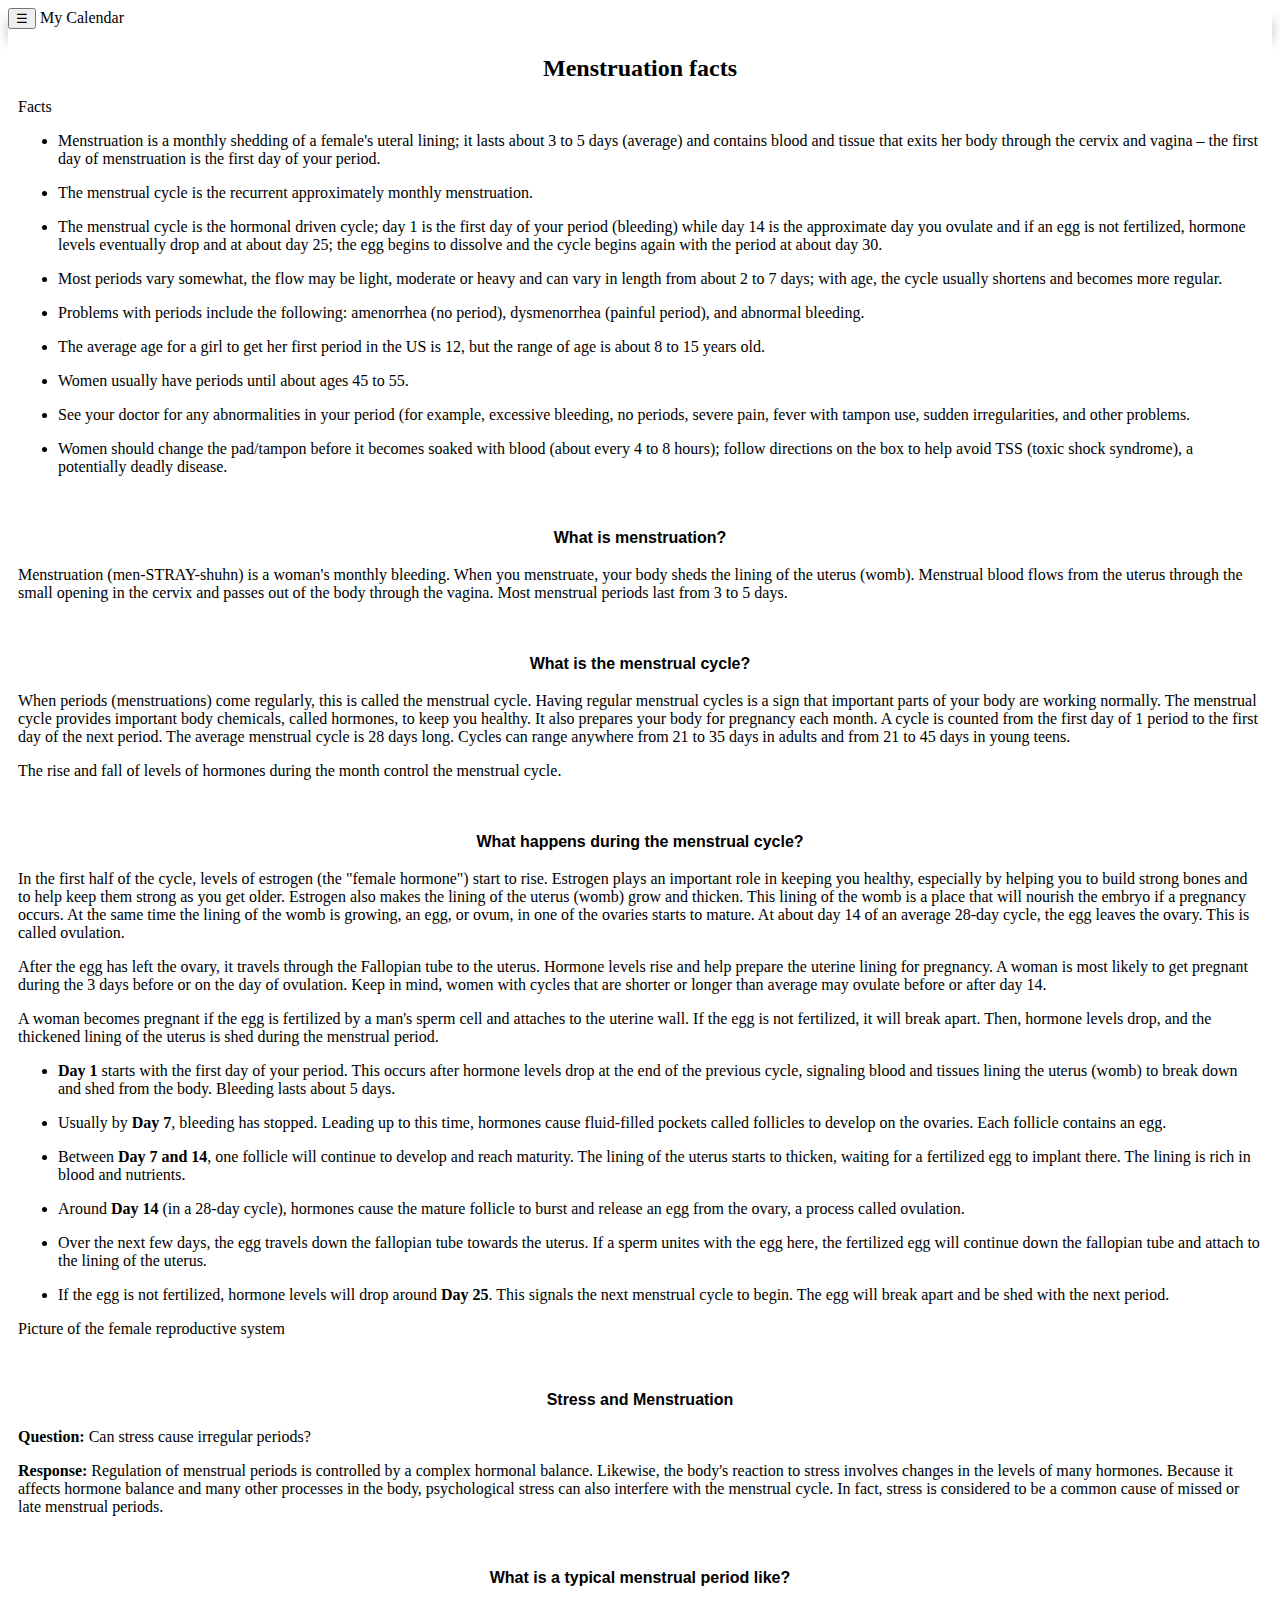
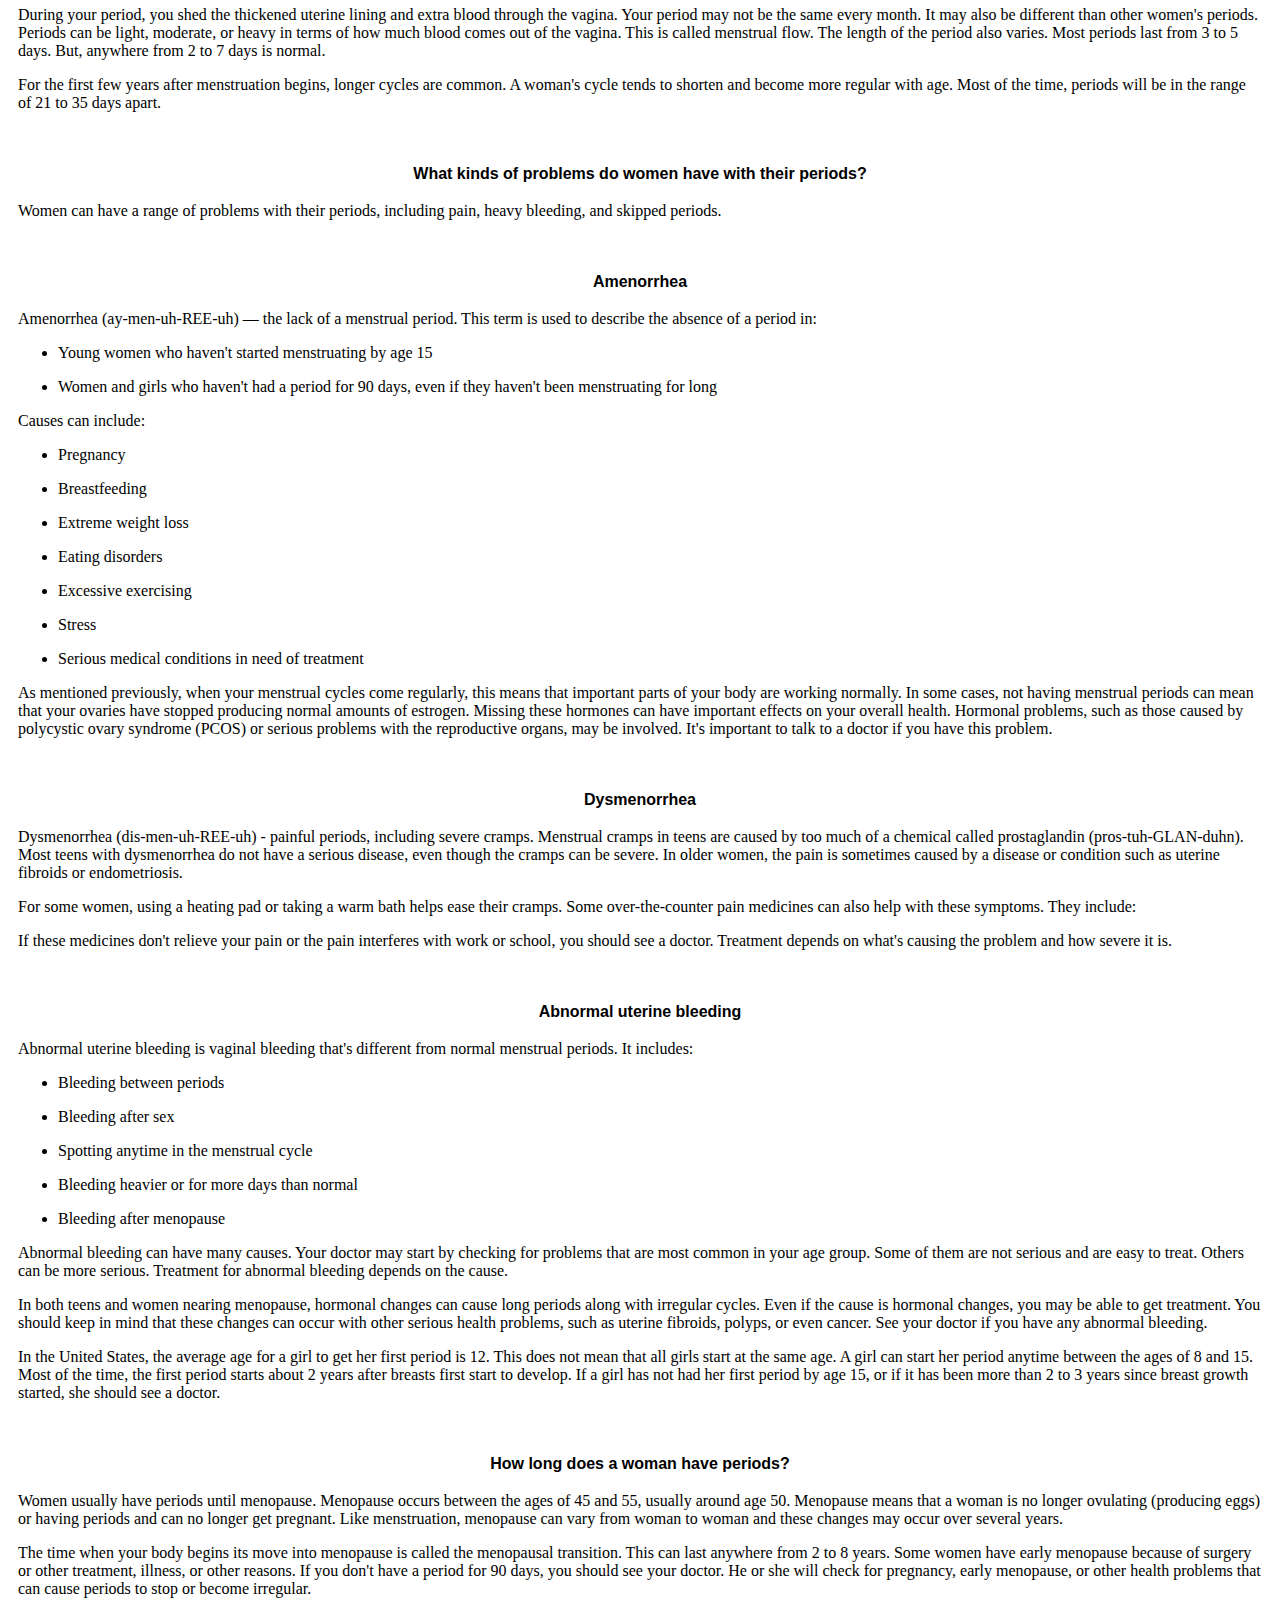
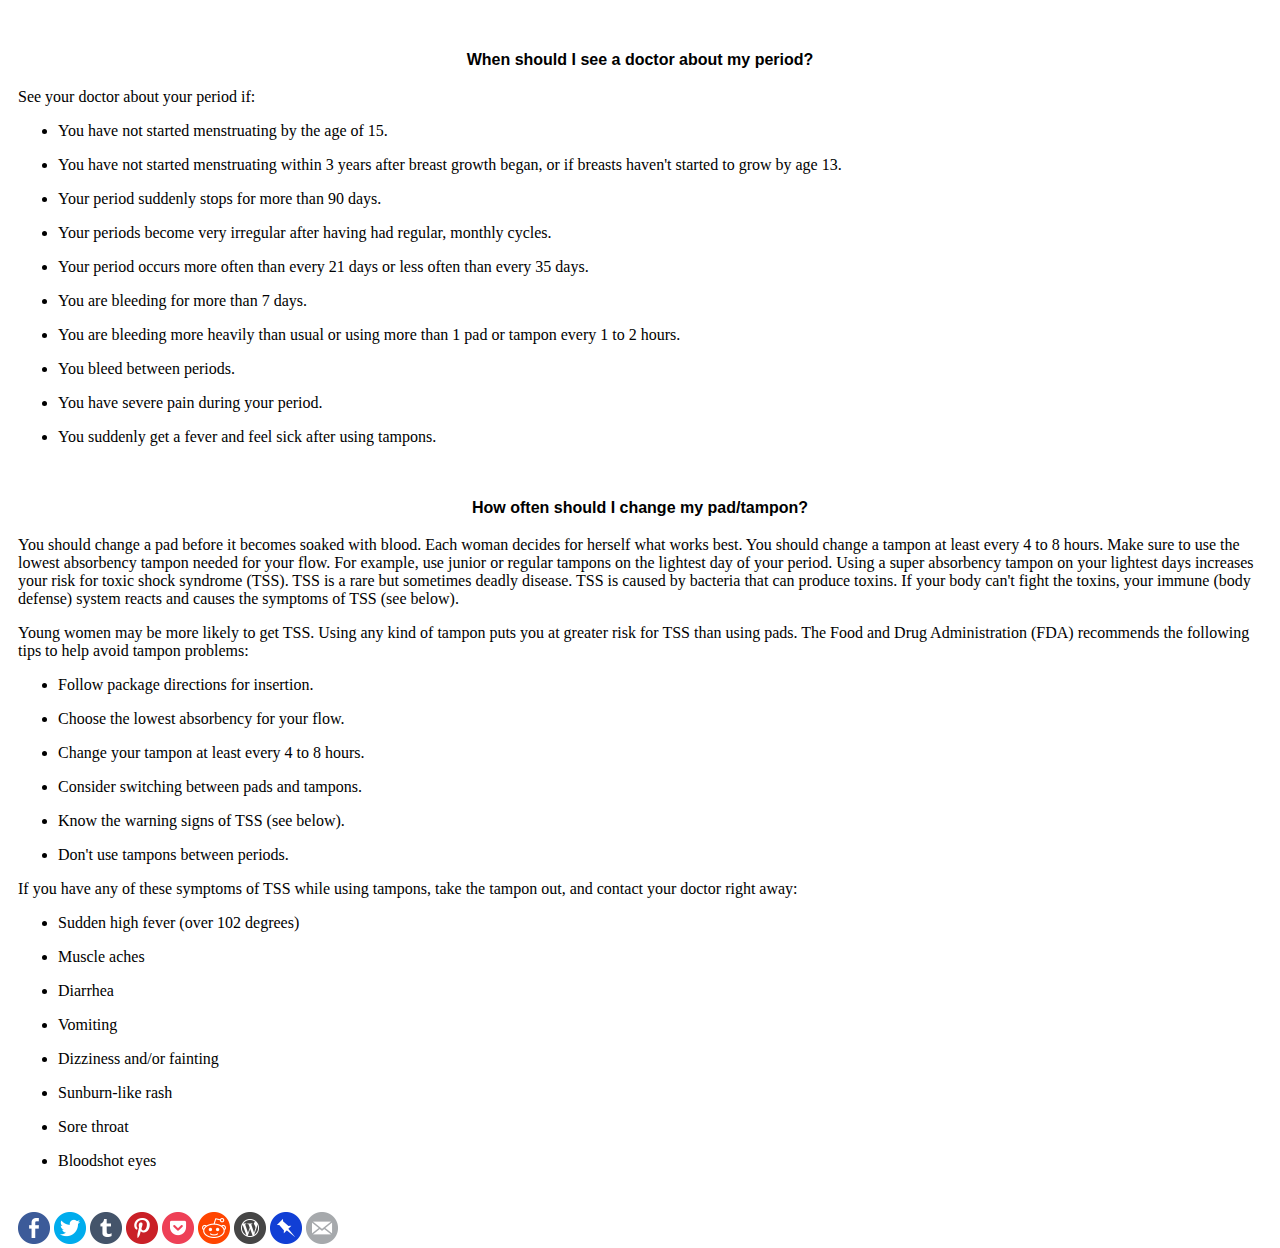
<file: mens.html>
<!DOCTYPE html> 
<html lang="en"> 
<!--meta name="propeller" content="d254abea09f12908d3c188120f49153f"-->
<head> 
    <meta charset="utf-8" /> 
    <title>Calendar of Menstruation and Fertility</title> 
    <link rel="stylesheet" href="calendar2.css" /> 
 
	<!--meta name="viewport" content="width=device-width, initial-scale=1">
	<link rel="stylesheet" href="https://www.w3schools.com/w3css/4/w3.css"-->
	
	<script data-ad-client="ca-pub-4402674240600002" async src="https://pagead2.googlesyndication.com/pagead/js/adsbygoogle.js"></script> 
	<!-- WebCalendar baner 1 >
	<ins class="adsbygoogle"
		 style="display:block"
		 data-ad-client="ca-pub-4402674240600002"
		 data-ad-slot="3175552821"
		 data-ad-format="auto"></ins>
	<script>
	(adsbygoogle = window.adsbygoogle || []).push({});
	</script-->

	<meta name="viewport" content="width=device-width, initial-scale=1">
<link rel="stylesheet" href="https://www.w3schools.com/w3css/4/w3.css">
<link rel="stylesheet" href="calendar2.css" />

<div id="myHeader" class="header">
<!-- Sidebar -->
<div class="w3-sidebar w3-bar-block w3-animate-left" style="display:none;z-index:5" id="mySidebar">
  <button onclick="w3_close()" class="w3-bar-item w3-large">Close &times;</button>
  <a href="index.html" class="w3-bar-item w3-button">Calendar</a>
  <a href="mens.html" class="w3-bar-item w3-button">Menstrual cycle</a>
  <!--a href="ovul.php" class="w3-bar-item w3-button">Ovulation</a-->
  <a href="fert.html" class="w3-bar-item w3-button">Fertility</a>   
   <a href="preg.html" class="w3-bar-item w3-button">How to get pregnant</a>   
  <!--a href="https://play.google.com/store/apps/details?id=com.zmobile.calendarfree" class="w3-bar-item w3-button">Get mobile app</a-->  
</div>

<!-- Page Content -->
<div class="w3-overlay w3-animate-opacity" onclick="w3_close()" style="cursor:pointer" id="myOverlay"></div>
<div class="w3-blue">
  <button class="w3-button w3-blue w3-xlarge" onclick="w3_open()">☰</button>  
  My Calendar
</div>
</div>
<!--div>
  <div class="w3-container">
    <h2>Site header</h2>
    <p>The w3-overlay class can be used to create an overlay effect, when opening the sidebar. The w3-overlay class adds a black background with a 50% opacity to the "page content" - this effect will "highlight" the side navigation</p>
    <p>Click on the "hamburger menu" to see the effect.</p>
  </div>
</div-->
<script>
function w3_open() {
    document.getElementById("mySidebar").style.display = "block";
    document.getElementById("myOverlay").style.display = "block";
}

function w3_close() {
    document.getElementById("mySidebar").style.display = "none";
    document.getElementById("myOverlay").style.display = "none";
}
// sticky header
// When the user scrolls the page, execute myFunction 
window.onscroll = function() {myFunction()};

// Get the header
var header = document.getElementById("myHeader");

// Get the offset position of the navbar
var sticky = header.offsetTop;

// Add the sticky class to the header when you reach its scroll position. Remove "sticky" when you leave the scroll position
function myFunction() {
  if (window.pageYOffset > sticky) {
    header.classList.add("sticky");
  } else {
    header.classList.remove("sticky");
  }
}
</script>
</head> 
<body> 

<div class="text-page">

<H1>Menstruation facts</H1>
<A id="menstruation_facts"></A>
<P>Facts</P>
<UL>
	<LI><P STYLE="margin-bottom: 0cm">Menstruation
	is a monthly shedding of a female's uteral lining; it lasts about 3
	to 5 days (average) and contains blood and tissue that exits her
	body through the cervix and vagina &ndash; the first day of
	menstruation is the first day of your period. 
	</P>
	<LI><P STYLE="margin-bottom: 0cm">The
	menstrual cycle is the recurrent approximately monthly menstruation.
	
	</P>
	<LI><P STYLE="margin-bottom: 0cm">The
	menstrual cycle is the hormonal driven cycle; day 1 is the first day
	of your period (bleeding) while day 14 is the approximate day you
	ovulate and if an egg is not fertilized, hormone levels eventually
	drop and at about day 25; the egg begins to dissolve and the cycle
	begins again with the period at about day 30. 
	</P>
	<LI><P STYLE="margin-bottom: 0cm">Most
	periods vary somewhat, the flow may be light, moderate or heavy and
	can vary in length from about 2 to 7 days; with age, the cycle
	usually shortens and becomes more regular. 
	</P>
	<LI><P STYLE="margin-bottom: 0cm">Problems
	with periods include the following: amenorrhea (no period),
	dysmenorrhea (painful period), and abnormal bleeding. 
	</P>
	<LI><P STYLE="margin-bottom: 0cm">The
	average age for a girl to get her first period in the US is 12, but
	the range of age is about 8 to 15 years old. 
	</P>
	<LI><P STYLE="margin-bottom: 0cm">Women
	usually have periods until about ages 45 to 55. 
	</P>
	<LI><P STYLE="margin-bottom: 0cm">See
	your doctor for any abnormalities in your period (for example,
	excessive bleeding, no periods, severe pain, fever with tampon use,
	sudden irregularities, and other problems. 
	</P>
	<LI><P>Women should
	change the pad/tampon before it becomes soaked with blood (about
	every 4 to 8 hours); follow directions on the box to help avoid TSS
	(toxic shock syndrome), a potentially deadly disease. 
	</P>
</UL>
<h2 CLASS="western"><A id="what_is_menstruation"></A>What
is menstruation?</h2>
<P>Menstruation
(men-STRAY-shuhn) is a woman's monthly bleeding. When you menstruate,
your body sheds the lining of the uterus (womb). Menstrual blood
flows from the uterus through the small opening in the cervix and
passes out of the body through the vagina. Most menstrual periods
last from 3 to 5 days.</P>
<h2 CLASS="western"><A id="what_is_the_menstrual_cycle"></A>What
is the menstrual cycle?</h2>
<P>When periods
(menstruations) come regularly, this is called the menstrual cycle.
Having regular menstrual cycles is a sign that important parts of
your body are working normally. The menstrual cycle provides
important body chemicals, called hormones, to keep you healthy. It
also prepares your body for pregnancy each month. A cycle is counted
from the first day of 1 period to the first day of the next period.
The average menstrual cycle is 28 days long. Cycles can range
anywhere from 21 to 35 days in adults and from 21 to 45 days in young
teens.</P>
<P>The rise and fall of
levels of hormones during the month control the menstrual cycle.</P>
<h2 CLASS="western"><A id="what_happens_during_the_menstrual_cycle"></A>
What happens during the
menstrual cycle?</h2>
<P>In the first half of
the cycle, levels of estrogen (the &quot;female hormone&quot;) start
to rise. Estrogen plays an important role in keeping you healthy,
especially by helping you to build strong bones and to help keep them
strong as you get older. Estrogen also makes the lining of the uterus
(womb) grow and thicken. This lining of the womb is a place that will
nourish the embryo if a pregnancy occurs. At the same time the lining
of the womb is growing, an egg, or ovum, in one of the ovaries starts
to mature. At about day 14 of an average 28-day cycle, the egg leaves
the ovary. This is called ovulation.</P>
<P>After the egg has left
the ovary, it travels through the Fallopian tube to the uterus.
Hormone levels rise and help prepare the uterine lining for
pregnancy. A woman is most likely to get pregnant during the 3 days
before or on the day of ovulation. Keep in mind, women with cycles
that are shorter or longer than average may ovulate before or after
day 14. 
</P>
<P>A woman becomes
pregnant if the egg is fertilized by a man's sperm cell and attaches
to the uterine wall. If the egg is not fertilized, it will break
apart. Then, hormone levels drop, and the thickened lining of the
uterus is shed during the menstrual period.</P>
<UL>
	<LI><P STYLE="margin-bottom: 0cm"><B>Day
	1</B> starts with the first day of your period. This occurs after
	hormone levels drop at the end of the previous cycle, signaling
	blood and tissues lining the uterus (womb) to break down and shed
	from the body. Bleeding lasts about 5 days. 
	</P>
	<LI><P STYLE="margin-bottom: 0cm">Usually
	by <B>Day 7</B>, bleeding has stopped. Leading up to this time,
	hormones cause fluid-filled pockets called follicles to develop on
	the ovaries. Each follicle contains an egg. 
	</P>
	<LI><P STYLE="margin-bottom: 0cm">Between
	<B>Day 7 and 14</B>, one follicle will continue to develop and reach
	maturity. The lining of the uterus starts to thicken, waiting for a
	fertilized egg to implant there. The lining is rich in blood and
	nutrients. 
	</P>
	<LI><P STYLE="margin-bottom: 0cm">Around
	<B>Day 14</B> (in a 28-day cycle), hormones cause the mature
	follicle to burst and release an egg from the ovary, a process
	called ovulation. 
	</P>
	<LI><P STYLE="margin-bottom: 0cm">Over
	the next few days, the egg travels down the fallopian tube towards
	the uterus. If a sperm unites with the egg here, the fertilized egg
	will continue down the fallopian tube and attach to the lining of
	the uterus. 
	</P>
	<LI><P>If the egg is not fertilized,
	hormone levels will drop around <B>Day 25</B>. This signals the next
	menstrual cycle to begin. The egg will break apart and be shed with
	the next period. 
	</P>
</UL>
<DIV ID="lrgArtImg" DIR="LTR">
	<P STYLE="margin-bottom: 0cm"><!--START IMAGETAG-->
	<!--IMG SRC="./Menstruation_ Cycle_files/$(33)" id="graphics1" ALIGN=BOTTOM WIDTH=393 HEIGHT=355 BORDER=0-->
		</P>
	<P STYLE="margin-bottom: 0cm">Picture
	of the female reproductive system 
	</P>
</DIV>

<DIV ID="articleInArticle" DIR="LTR">
	<h2 CLASS="western"><!-- Start Article in Article --><!--START TITLE-->Stress
	and Menstruation</h2>
	<P><B>Question:</B> Can stress cause
	irregular periods?</P>
	<P><B>Response:</B> Regulation of
	menstrual periods is controlled by a complex hormonal balance.
	Likewise, the body's reaction to stress involves changes in the
	levels of many hormones. Because it affects hormone balance and many
	other processes in the body, psychological stress can also interfere
	with the menstrual cycle. In fact, stress is considered to be a
	common cause of missed or late menstrual periods.</P>
</DIV>
<h2 CLASS="western"><A id="what_is_a_typical_menstrual_period_like"></A>
<!-- End Article in Article -->What is
a typical menstrual period like?</h2>
<P>During your period, you shed the
thickened uterine lining and extra blood through the vagina. Your
period may not be the same every month. It may also be different than
other women's periods. Periods can be light, moderate, or heavy in
terms of how much blood comes out of the vagina. This is called
menstrual flow. The length of the period also varies. Most periods
last from 3 to 5 days. But, anywhere from 2 to 7 days is normal. 
</P>
<P>For the first few years after
menstruation begins, longer cycles are common. A woman's cycle tends
to shorten and become more regular with age. Most of the time,
periods will be in the range of 21 to 35 days apart.</P>
<h2 CLASS="western"><A id="what_kinds_of_problems_do_women_have_with_their_periods"></A>
What kinds of problems do women have
with their periods?</h2>

<P>Women can have a range of problems
with their periods, including pain, heavy bleeding, and skipped
periods.</P>
<h2 CLASS="western">Amenorrhea</h2>
<P>Amenorrhea (ay-men-uh-REE-uh) &mdash;
the lack of a menstrual period. This term is used to describe the
absence of a period in: 
</P>
<UL>
	<LI><P STYLE="margin-bottom: 0cm">Young
	women who haven't started menstruating by age 15 
	</P>
	<LI><P>Women and girls who haven't
	had a period for 90 days, even if they haven't been menstruating for
	long 
	</P>
</UL>
<P>Causes can include:</P>
<UL>
	<LI><P STYLE="margin-bottom: 0cm">Pregnancy
	
	</P>
	<LI><P STYLE="margin-bottom: 0cm">Breastfeeding
	
	</P>
	<LI><P STYLE="margin-bottom: 0cm">Extreme
	weight loss 
	</P>
	<LI><P STYLE="margin-bottom: 0cm">Eating
	disorders 
	</P>
	<LI><P STYLE="margin-bottom: 0cm">Excessive
	exercising 
	</P>
	<LI><P STYLE="margin-bottom: 0cm">Stress
	
	</P>
	<LI><P>Serious medical conditions in
	need of treatment 
	</P>
</UL>
<P>As mentioned previously, when your
menstrual cycles come regularly, this means that important parts of
your body are working normally. In some cases, not having menstrual
periods can mean that your ovaries have stopped producing normal
amounts of estrogen. Missing these hormones can have important
effects on your overall health. Hormonal problems, such as those
caused by polycystic ovary syndrome (PCOS) or serious problems with
the reproductive organs, may be involved. It's important to talk to a
doctor if you have this problem. 
</P>
<h2 CLASS="western">Dysmenorrhea</h2>
<P>Dysmenorrhea (dis-men-uh-REE-uh) -
painful periods, including severe cramps. Menstrual cramps in teens
are caused by too much of a chemical called prostaglandin
(pros-tuh-GLAN-duhn). Most teens with dysmenorrhea do not have a
serious disease, even though the cramps can be severe. In older
women, the pain is sometimes caused by a disease or condition such as
uterine fibroids or endometriosis. 
</P>
<P>For some women, using a heating pad
or taking a warm bath helps ease their cramps. Some over-the-counter
pain medicines can also help with these symptoms. They include:</P>
<P>If these medicines don't relieve
your pain or the pain interferes with work or school, you should see
a doctor. Treatment depends on what's causing the problem and how
severe it is. 
</P>
<h2 CLASS="western">Abnormal
uterine bleeding</h2>
<P>Abnormal uterine bleeding is
vaginal bleeding that's different from normal menstrual periods. It
includes: 
</P>
<UL>
	<LI><P STYLE="margin-bottom: 0cm">Bleeding
	between periods 
	</P>
	<LI><P STYLE="margin-bottom: 0cm">Bleeding
	after sex 
	</P>
	<LI><P STYLE="margin-bottom: 0cm">Spotting
	anytime in the menstrual cycle 
	</P>
	<LI><P STYLE="margin-bottom: 0cm">Bleeding
	heavier or for more days than normal 
	</P>
	<LI><P>Bleeding after menopause 
	</P>
</UL>
<P>Abnormal bleeding can have many
causes. Your doctor may start by checking for problems that are most
common in your age group. Some of them are not serious and are easy
to treat. Others can be more serious. Treatment for abnormal bleeding
depends on the cause. 
</P>
<P>In both teens and women nearing
menopause, hormonal changes can cause long periods along with
irregular cycles. Even if the cause is hormonal changes, you may be
able to get treatment. You should keep in mind that these changes can
occur with other serious health problems, such as uterine fibroids,
polyps, or even cancer. See your doctor if you have any abnormal
bleeding. 
</P>
<P>In the United States, the average
age for a girl to get her first period is 12. This does not mean that
all girls start at the same age. A girl can start her period anytime
between the ages of 8 and 15. Most of the time, the first period
starts about 2 years after breasts first start to develop. If a girl
has not had her first period by age 15, or if it has been more than 2
to 3 years since breast growth started, she should see a doctor.</P>
<h2 CLASS="western"><A id="how_long_does_a_woman_have_periods"></A>How
long does a woman have periods?</h2>
<P>Women usually have periods until
menopause. Menopause occurs between the ages of 45 and 55, usually
around age 50. Menopause means that a woman is no longer ovulating
(producing eggs) or having periods and can no longer get pregnant.
Like menstruation, menopause can vary from woman to woman and these
changes may occur over several years. 
</P>
<P>The time when your body begins its
move into menopause is called the menopausal transition. This can
last anywhere from 2 to 8 years. Some women have early menopause
because of surgery or other treatment, illness, or other reasons. If
you don't have a period for 90 days, you should see your doctor. He
or she will check for pregnancy, early menopause, or other health
problems that can cause periods to stop or become irregular.</P>
<h2 CLASS="western"><A id="when_should_i_see_a_doctor_about_my_period"></A>
When should I see a doctor about my
period?</h2>
<P>See your doctor about your period
if:</P>
<UL>
	<LI><P STYLE="margin-bottom: 0cm">You
	have not started menstruating by the age of 15. 
	</P>
	<LI><P STYLE="margin-bottom: 0cm">You
	have not started menstruating within 3 years after breast growth
	began, or if breasts haven't started to grow by age 13. 
	</P>
	<LI><P STYLE="margin-bottom: 0cm">Your
	period suddenly stops for more than 90 days. 
	</P>
	<LI><P STYLE="margin-bottom: 0cm">Your
	periods become very irregular after having had regular, monthly
	cycles. 
	</P>
	<LI><P STYLE="margin-bottom: 0cm">Your
	period occurs more often than every 21 days or less often than every
	35 days. 
	</P>
	<LI><P STYLE="margin-bottom: 0cm">You
	are bleeding for more than 7 days. 
	</P>
	<LI><P STYLE="margin-bottom: 0cm">You
	are bleeding more heavily than usual or using more than 1 pad or
	tampon every 1 to 2 hours. 
	</P>
	<LI><P STYLE="margin-bottom: 0cm">You
	bleed between periods. 
	</P>
	<LI><P STYLE="margin-bottom: 0cm">You
	have severe pain during your period. 
	</P>
	<LI><P><A id="cntid2"></A>You
	suddenly get a fever and feel sick after using tampons. 
	</P>
</UL>
<h2 CLASS="western"><A id="how_often_should_i_change_my_padtampon"></A>
How often should I change my
pad/tampon?</h2>
<P>You should change a pad before it
becomes soaked with blood. Each woman decides for herself what works
best. You should change a tampon at least every 4 to 8 hours. Make
sure to use the lowest absorbency tampon needed for your flow. For
example, use junior or regular tampons on the lightest day of your
period. Using a super absorbency tampon on your lightest days
increases your risk for toxic shock syndrome (TSS). TSS is a rare but
sometimes deadly disease. TSS is caused by bacteria that can produce
toxins. If your body can't fight the toxins, your immune (body
defense) system reacts and causes the symptoms of TSS (see below). 
</P>
<P>Young women may be more likely to
get TSS. Using any kind of tampon puts you at greater risk for TSS
than using pads. The Food and Drug Administration (FDA) recommends
the following tips to help avoid tampon problems:</P>
<UL>
	<LI><P STYLE="margin-bottom: 0cm">Follow
	package directions for insertion. 
	</P>
	<LI><P STYLE="margin-bottom: 0cm">Choose
	the lowest absorbency for your flow. 
	</P>
	<LI><P STYLE="margin-bottom: 0cm">Change
	your tampon at least every 4 to 8 hours. 
	</P>
	<LI><P STYLE="margin-bottom: 0cm">Consider
	switching between pads and tampons. 
	</P>
	<LI><P STYLE="margin-bottom: 0cm">Know
	the warning signs of TSS (see below). 
	</P>
	<LI><P>Don't use tampons between
	periods. 
	</P>
</UL>
<P>If you have any of these symptoms
of TSS while using tampons, take the tampon out, and contact your
doctor right away:</P>
<UL>
	<LI><P STYLE="margin-bottom: 0cm">Sudden
	high fever (over 102 degrees) 
	</P>
	<LI><P STYLE="margin-bottom: 0cm">Muscle
	aches 
	</P>
	<LI><P STYLE="margin-bottom: 0cm">Diarrhea
	
	</P>
	<LI><P STYLE="margin-bottom: 0cm">Vomiting
	
	</P>
	<LI><P STYLE="margin-bottom: 0cm">Dizziness
	and/or fainting 
	</P>
	<LI><P STYLE="margin-bottom: 0cm">Sunburn-like
	rash 
	</P>
	<LI><P STYLE="margin-bottom: 0cm">Sore
	throat 
	</P>
	<LI><P><A id="cntid3"></A>Bloodshot
	eyes 
	</P>
</UL>
<!--div>
For more information go to the following:<br>
    <ul class="links">    
    <li><A HREF="fert.html">Woman's fertility</A></li>
    <li><A HREF="preg.html">Getting pregnant</A></li>
    <li><A HREF="index.html">Calendar of menstruation and fertility</A></li>
	</ul>
</div-->
</div>

<ul class="share-buttons">
  <li><a href="https://www.facebook.com/sharer/sharer.php?u=https%3A%2F%2Fmy-calendar.eu%2F&quote=Calendar%20of%20Menstruation%20and%20Fertility" title="Share on Facebook" target="_blank"><img alt="Share on Facebook" src="images/flat_web_icon_set/color/Facebook.png" /></a></li>
  <li><a href="https://twitter.com/intent/tweet?source=https%3A%2F%2Fmy-calendar.eu%2F&text=Calendar%20of%20Menstruation%20and%20Fertility:%20https%3A%2F%2Fmy-calendar.eu%2F" target="_blank" title="Tweet"><img alt="Tweet" src="images/flat_web_icon_set/color/Twitter.png" /></a></li>
  <li><a href="http://www.tumblr.com/share?v=3&u=https%3A%2F%2Fmy-calendar.eu%2F&quote=Calendar%20of%20Menstruation%20and%20Fertility&s=" target="_blank" title="Post to Tumblr"><img alt="Post to Tumblr" src="images/flat_web_icon_set/color/Tumblr.png" /></a></li>
  <li><a href="http://pinterest.com/pin/create/button/?url=https%3A%2F%2Fmy-calendar.eu%2F&description=Check%20out%20this%20great%20online%20app!" target="_blank" title="Pin it"><img alt="Pin it" src="images/flat_web_icon_set/color/Pinterest.png" /></a></li>
  <li><a href="https://getpocket.com/save?url=https%3A%2F%2Fmy-calendar.eu%2F&title=Calendar%20of%20Menstruation%20and%20Fertility" target="_blank" title="Add to Pocket"><img alt="Add to Pocket" src="images/flat_web_icon_set/color/Pocket.png" /></a></li>
  <li><a href="http://www.reddit.com/submit?url=https%3A%2F%2Fmy-calendar.eu%2F&title=Calendar%20of%20Menstruation%20and%20Fertility" target="_blank" title="Submit to Reddit"><img alt="Submit to Reddit" src="images/flat_web_icon_set/color/Reddit.png" /></a></li>
  <li><a href="http://wordpress.com/press-this.php?u=https%3A%2F%2Fmy-calendar.eu%2F&quote=Calendar%20of%20Menstruation%20and%20Fertility&s=Check%20out%20this%20great%20online%20app!" target="_blank" title="Publish on WordPress"><img alt="Publish on WordPress" src="images/flat_web_icon_set/color/Wordpress.png" /></a></li>
  <li><a href="https://pinboard.in/popup_login/?url=https%3A%2F%2Fmy-calendar.eu%2F&title=Calendar%20of%20Menstruation%20and%20Fertility&description=Check%20out%20this%20great%20online%20app!" target="_blank" title="Save to Pinboard"><img alt="Save to Pinboard" src="images/flat_web_icon_set/color/Pinboard.png" /></a></li>
  <li><a href="mailto:?subject=Calendar%20of%20Menstruation%20and%20Fertility&body=Check%20out%20this%20great%20online%20app!:%20https%3A%2F%2Fmy-calendar.eu%2F" target="_blank" title="Send email"><img alt="Send email" src="images/flat_web_icon_set/color/Email.png" /></a></li>
</ul>

<BR>

<!-- Sidebar -
<div class="w3-sidebar w3-bar-block w3-animate-left" style="display:none;z-index:5" id="mySidebar">
  <button class="w3-bar-item w3-button w3-large" onclick="w3_close()">Close &times;</button>
  <a href="index.html" class="w3-bar-item w3-button">Calendar</a>
  <a href="fert.html" class="w3-bar-item w3-button">Fertility</a>
  <a href="#" class="w3-bar-item w3-button">Link 3</a>
</div-->

<!-- Page Content -
<div class="w3-overlay w3-animate-opacity" onclick="w3_close()" style="cursor:pointer" id="myOverlay"></div>

<div>
  <button class="w3-button w3-white w3-xxlarge" onclick="w3_open()">&#9776;</button>
  <div class="w3-container">
    <h2>Sidebar Overlay</h2>
    <p>The w3-overlay class can be used to create an overlay effect, when opening the sidebar. The w3-overlay class adds a black background with a 50% opacity to the "page content" - this effect will "highlight" the side navigation</p>
    <p>Click on the "hamburger menu" to see the effect.</p>
  </div>
</div-->

</body>
<!-- Global site tag (gtag.js) - Google Analytics -->
<script async src="https://www.googletagmanager.com/gtag/js?id=UA-45019697-13"></script>
<script>
  window.dataLayer = window.dataLayer || [];
  function gtag(){dataLayer.push(arguments);}
  gtag('js', new Date());

  gtag('config', 'UA-45019697-13');
</script>
<!--script>
function w3_open() {
    document.getElementById("mySidebar").style.display = "block";
    document.getElementById("myOverlay").style.display = "block";
}
function w3_close() {
    document.getElementById("mySidebar").style.display = "none";
    document.getElementById("myOverlay").style.display = "none";
}
</script-->

</html>
</file>
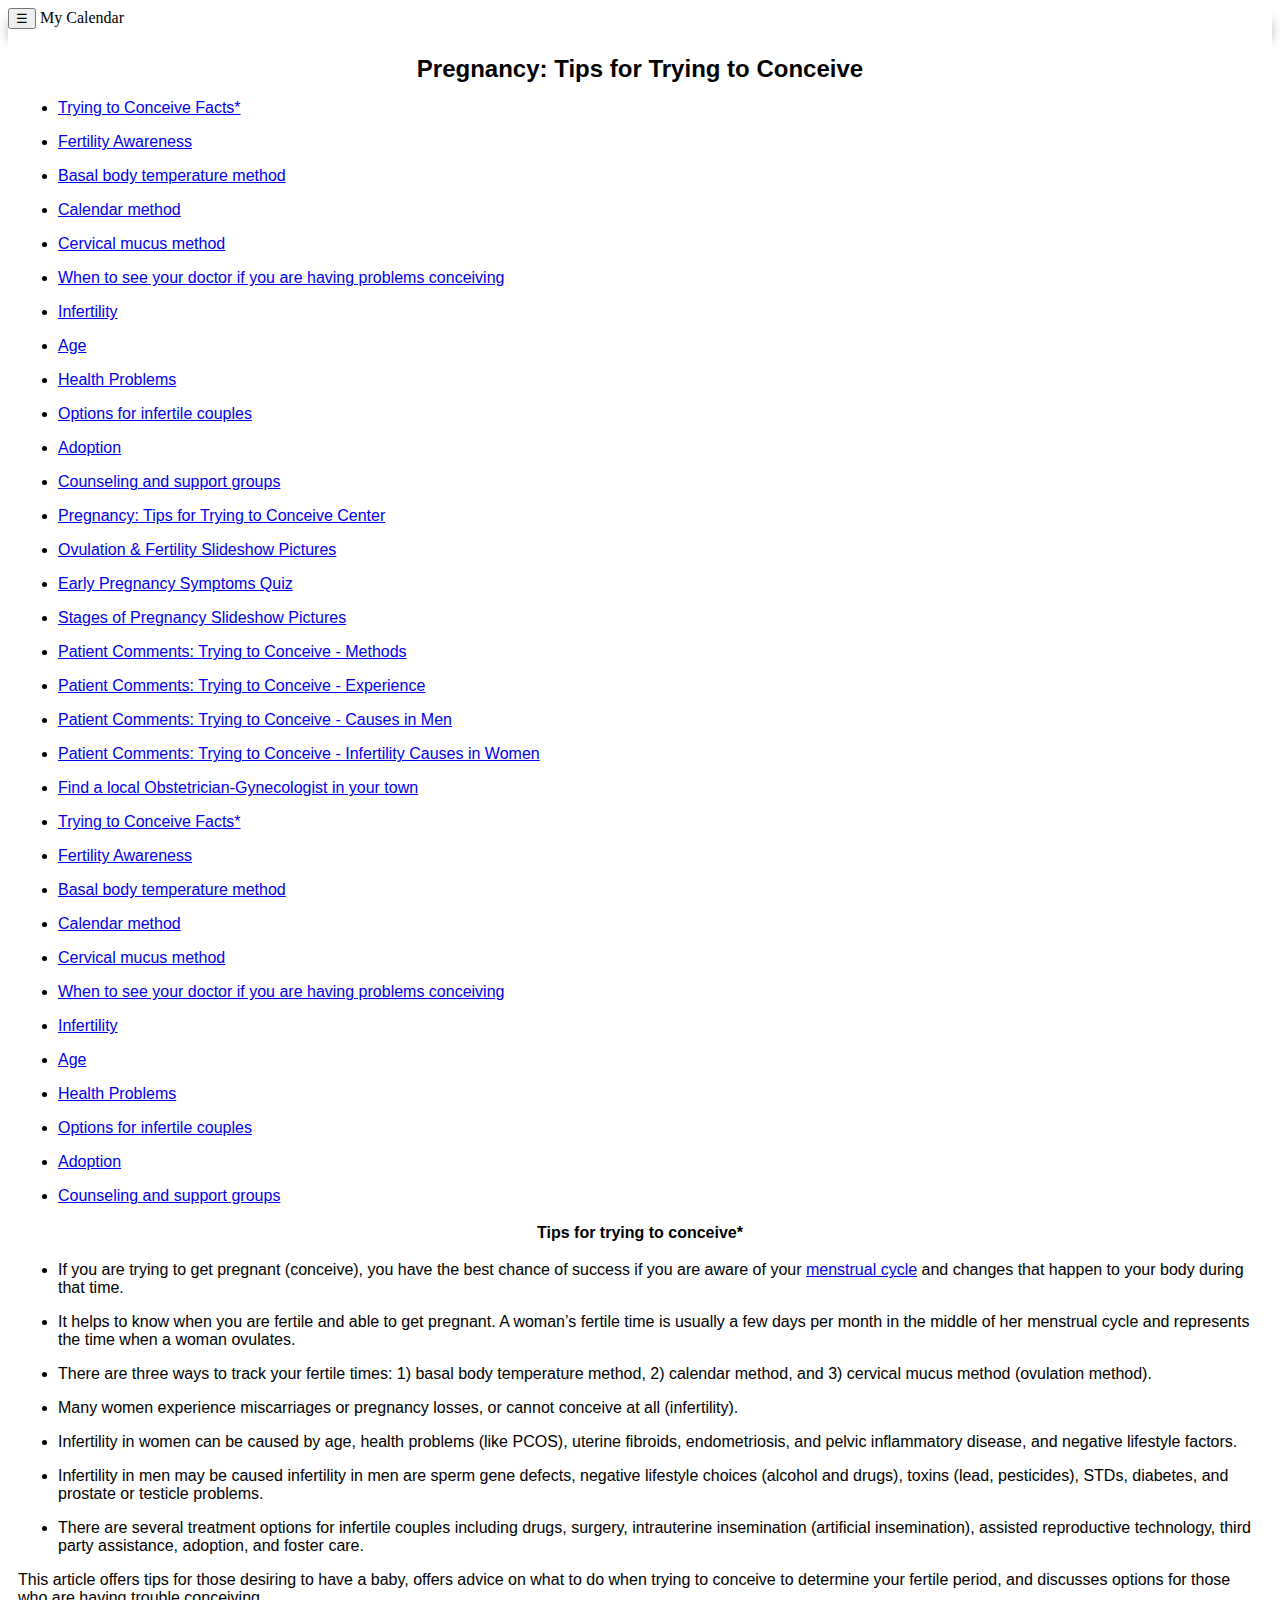
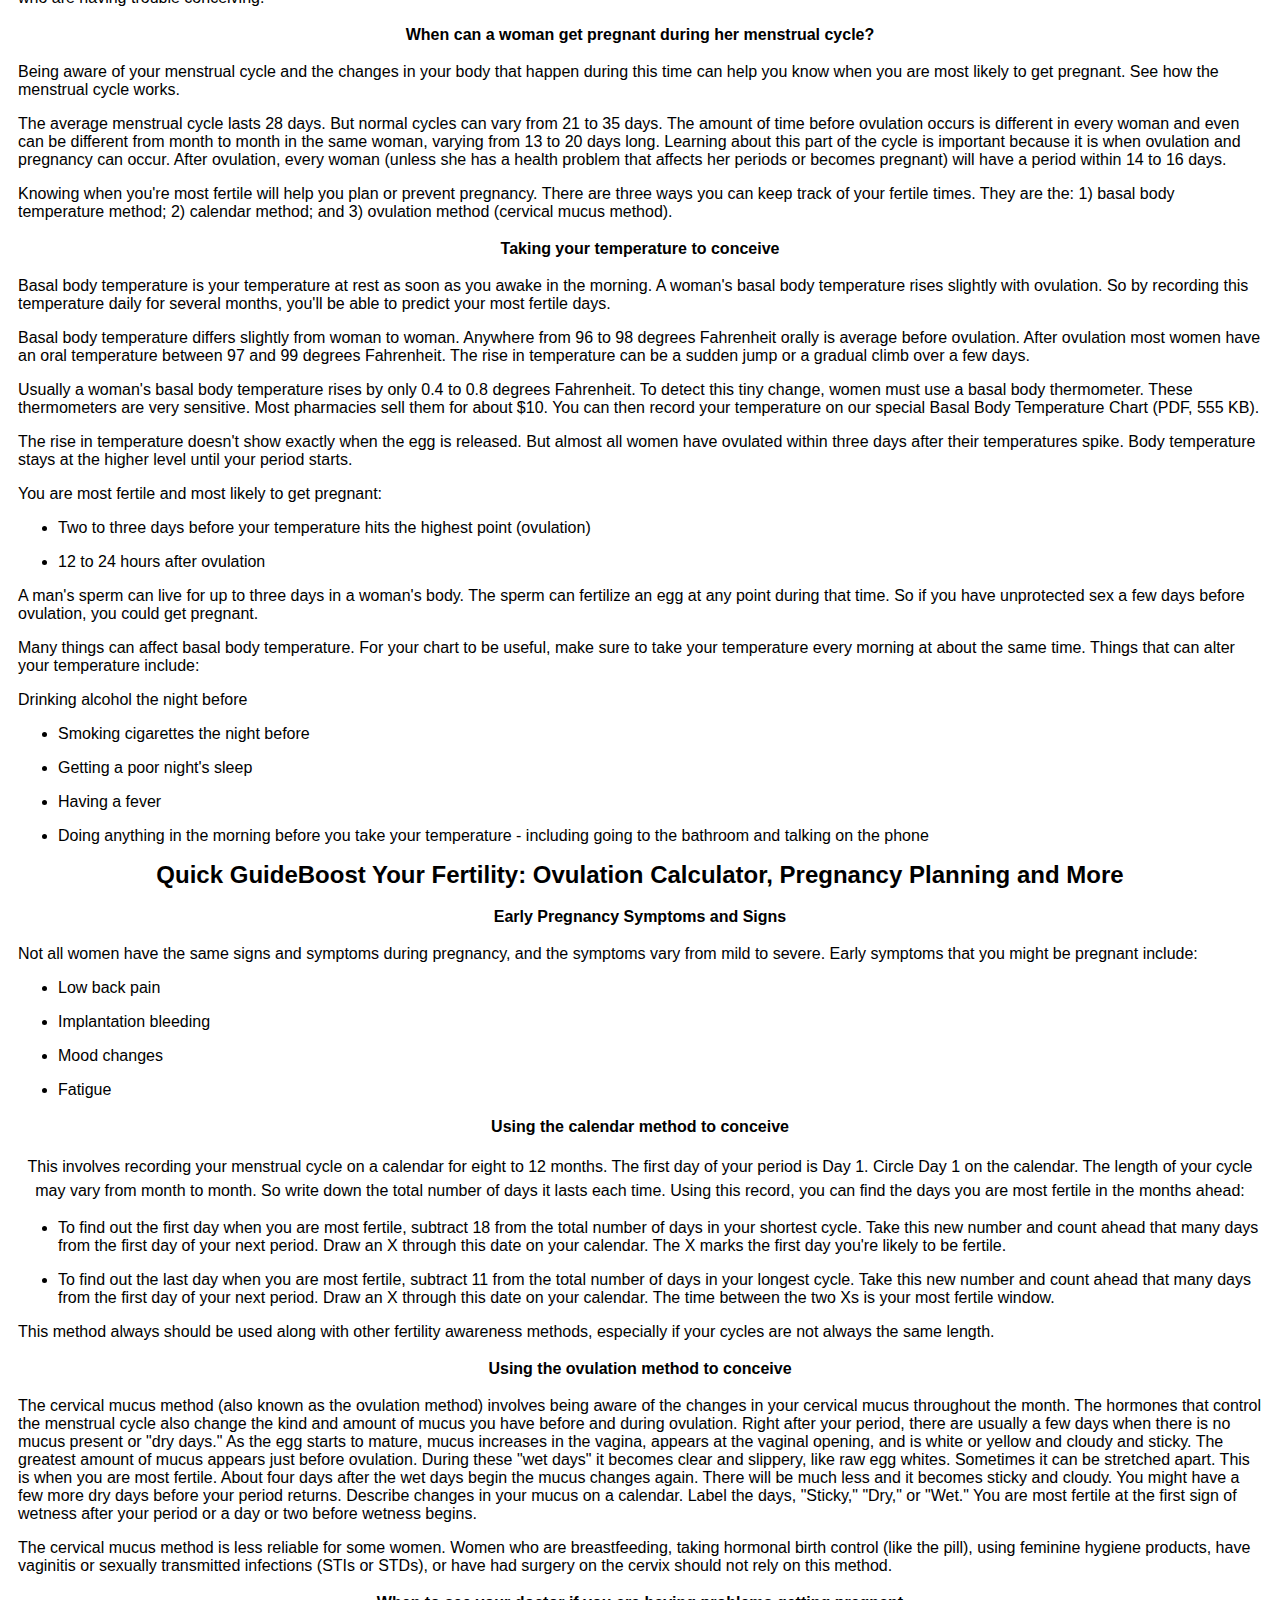
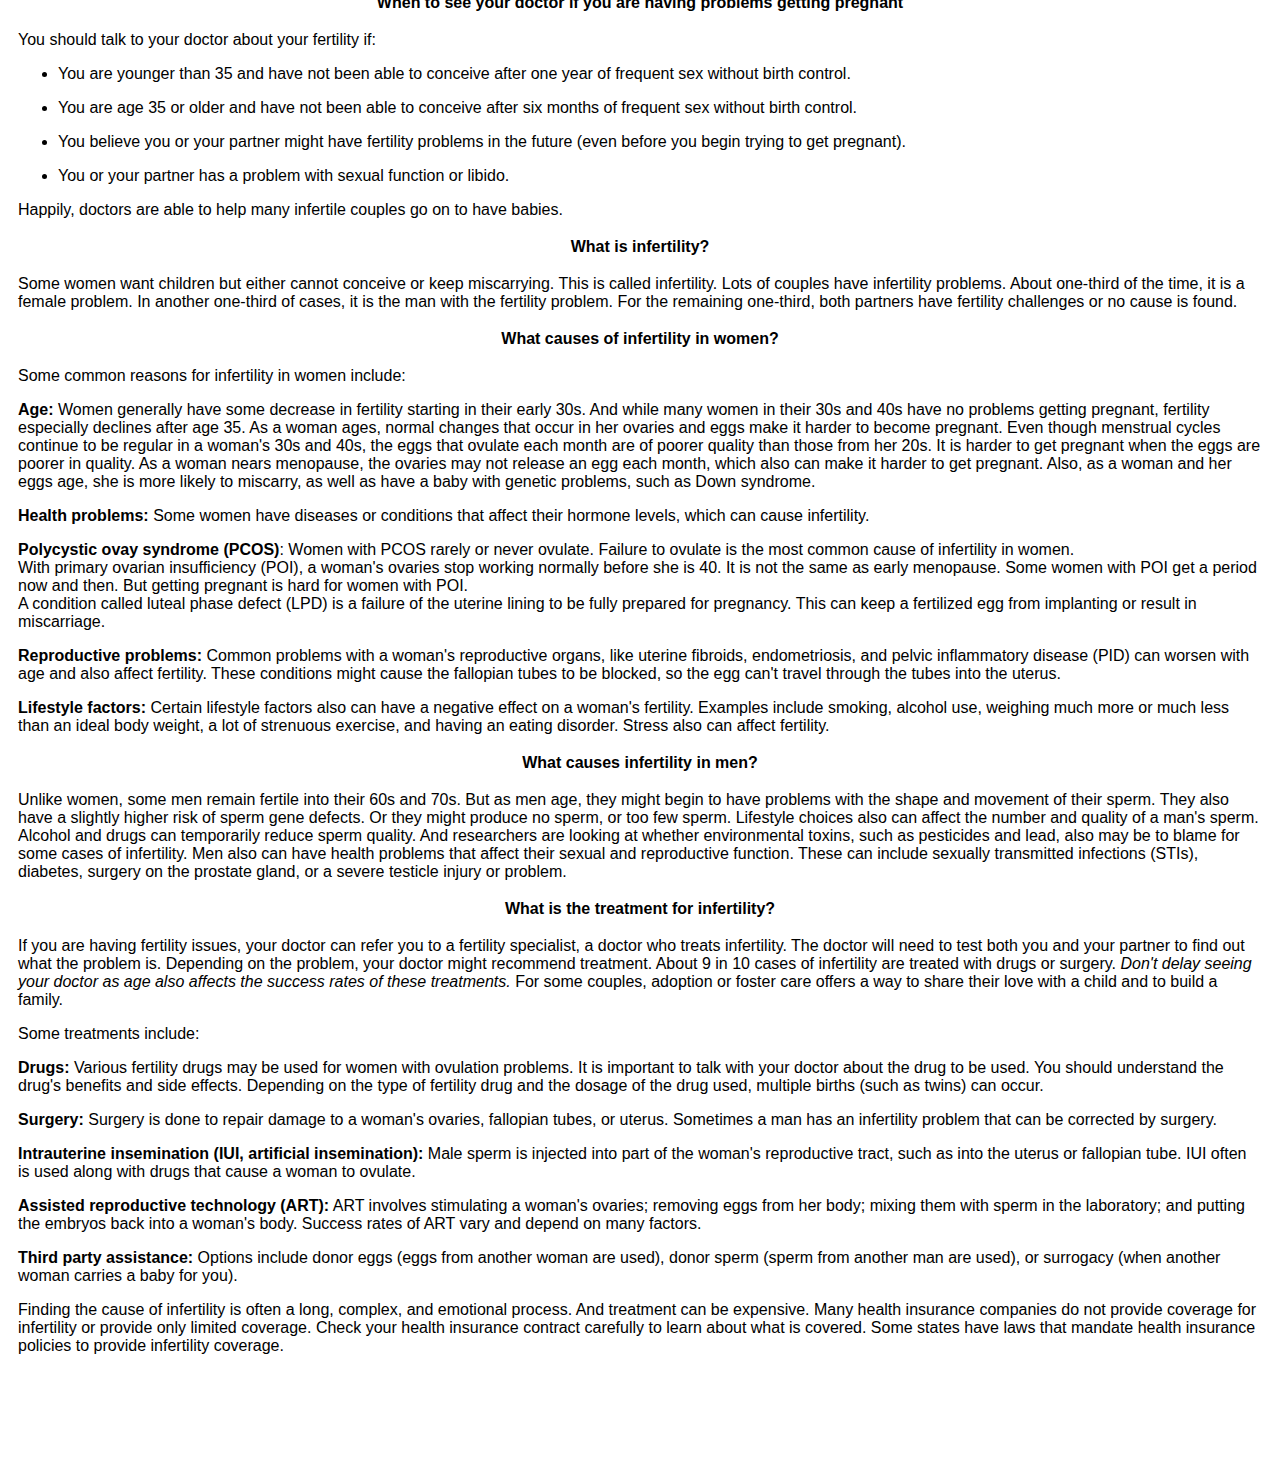
<file: preg.html>
<!DOCTYPE html> 
<html lang="en"> 
<!--meta name="propeller" content="d254abea09f12908d3c188120f49153f"-->
<head> 
    <meta charset="utf-8" /> 
    <title>My Calendar</title> 
    <link rel="stylesheet" href="calendar2.css" /> 
	
	<!--meta name="viewport" content="width=device-width, initial-scale=1">
	<link rel="stylesheet" href="https://www.w3schools.com/w3css/4/w3.css"-->
	
	<script async src="//pagead2.googlesyndication.com/pagead/js/adsbygoogle.js"></script>

	<!--sidebar html -->
	<meta name="viewport" content="width=device-width, initial-scale=1">
<link rel="stylesheet" href="https://www.w3schools.com/w3css/4/w3.css">
<link rel="stylesheet" href="calendar2.css" />

<div id="myHeader" class="header">
<!-- Sidebar -->
<div class="w3-sidebar w3-bar-block w3-animate-left" style="display:none;z-index:5" id="mySidebar">
  <button onclick="w3_close()" class="w3-bar-item w3-large">Close &times;</button>
  <a href="index.html" class="w3-bar-item w3-button">Calendar</a>
  <a href="mens.html" class="w3-bar-item w3-button">Menstrual cycle</a>
  <!--a href="ovul.php" class="w3-bar-item w3-button">Ovulation</a-->
  <a href="fert.html" class="w3-bar-item w3-button">Fertility</a>   
   <a href="preg.html" class="w3-bar-item w3-button">How to get pregnant</a>   
  <!--a href="https://play.google.com/store/apps/details?id=com.zmobile.calendarfree" class="w3-bar-item w3-button">Get mobile app</a-->  
</div>

<!-- Page Content -->
<div class="w3-overlay w3-animate-opacity" onclick="w3_close()" style="cursor:pointer" id="myOverlay"></div>
<div class="w3-blue">
  <button class="w3-button w3-blue w3-xlarge" onclick="w3_open()">☰</button>  
  My Calendar
</div>
</div>
<!--div>
  <div class="w3-container">
    <h3>Site header</h3>
    <p>The w3-overlay class can be used to create an overlay effect, when opening the sidebar. The w3-overlay class adds a black background with a 50% opacity to the "page content" - this effect will "highlight" the side navigation</p>
    <p>Click on the "hamburger menu" to see the effect.</p>
  </div>
</div-->
<script>
function w3_open() {
    document.getElementById("mySidebar").style.display = "block";
    document.getElementById("myOverlay").style.display = "block";
}

function w3_close() {
    document.getElementById("mySidebar").style.display = "none";
    document.getElementById("myOverlay").style.display = "none";
}
// sticky header
// When the user scrolls the page, execute myFunction 
window.onscroll = function() {myFunction()};

// Get the header
var header = document.getElementById("myHeader");

// Get the offset position of the navbar
var sticky = header.offsetTop;

// Add the sticky class to the header when you reach its scroll position. Remove "sticky" when you leave the scroll position
function myFunction() {
  if (window.pageYOffset > sticky) {
    header.classList.add("sticky");
  } else {
    header.classList.remove("sticky");
  }
}
</script>
<!-- sidebar html end -->
</head> 
<body> 

<div class="text-page">
<!-- body content Pregnant.html -->
<DIV ID="headline" DIR="LTR">
	<H1><FONT FACE="Arial, sans-serif">Pregnancy: Tips for Trying to
	Conceive</FONT></H1>
	<UL>
		<LI><P STYLE="margin-bottom: 0cm"><FONT FACE="Arial, sans-serif"><A HREF="#tips_for_trying_to_conceive">Trying
		to Conceive Facts*</A> </FONT>
		</P>
		<LI><P STYLE="margin-bottom: 0cm"><FONT FACE="Arial, sans-serif"><A HREF="#when_can_a_woman_get_pregnant_during_her_menstrual_cycle">Fertility
		Awareness</A> </FONT>
		</P>
		<LI><P STYLE="margin-bottom: 0cm"><FONT FACE="Arial, sans-serif"><A HREF="#taking_your_temperature_to_conceive">Basal
		body temperature method</A> </FONT>
		</P>
		<LI><P STYLE="margin-bottom: 0cm"><FONT FACE="Arial, sans-serif"><A HREF="#using_the_calendar_method_to_conceive">Calendar
		method</A> </FONT>
		</P>
		<LI><P STYLE="margin-bottom: 0cm"><FONT FACE="Arial, sans-serif"><A HREF="#using_the_ovulation_method_to_conceive">Cervical
		mucus method</A> </FONT>
		</P>
		<LI><P STYLE="margin-bottom: 0cm"><FONT FACE="Arial, sans-serif"><A HREF="#when_to_see_your_doctor_if_you_are_having_problems_getting_pregnant">When
		to see your doctor if you are having problems conceiving</A> </FONT>
		</P>
		<LI><P STYLE="margin-bottom: 0cm"><FONT FACE="Arial, sans-serif"><A HREF="#what_is_infertility">Infertility</A>
		</FONT>
		</P>
		<LI><P STYLE="margin-bottom: 0cm"><FONT FACE="Arial, sans-serif"><A HREF="#what_causes_of_infertility_in_women">Age</A>
		</FONT>
		</P>
		<LI><P STYLE="margin-bottom: 0cm"><FONT FACE="Arial, sans-serif"><A HREF="#what_causes_infertility_in_men">Health
		Problems</A> </FONT>
		</P>
		<LI><P STYLE="margin-bottom: 0cm"><FONT FACE="Arial, sans-serif"><A HREF="#what_is_the_treatment_for_infertility">Options
		for infertile couples</A> </FONT>
		</P>
		<LI><P STYLE="margin-bottom: 0cm"><FONT FACE="Arial, sans-serif"><A HREF="#what_other_options_are_available_if_a_couple_cant_conceive">Adoption</A>
		</FONT>
		</P>
		<LI><P><FONT FACE="Arial, sans-serif"><A HREF="#counseling_and_support_groups_for_help">Counseling
		and support groups</A> </FONT>
		</P>
	</UL>
</DIV>
<DIV ID="pageContainer" DIR="LTR">
	<UL>
		<LI><P STYLE="margin-bottom: 0cm"><A NAME="tabIdx"></A><!-- End 160x600/120x600 Ad Unit --><!--START TOC--><FONT FACE="Arial, sans-serif"><A HREF="/trying_to_conceive/index.htm" ONCLICK="wmdTrack('arttab-index');">Pregnancy:
		Tips for Trying to Conceive Center</A><!-- Start TOC Chunk--> </FONT>
		</P>
		<LI><P STYLE="margin-bottom: 0cm"><FONT FACE="Arial, sans-serif"><A HREF="https://www.medicinenet.com/ovulation_and_fertility_pictures_slideshow/article.htm" TARGET="_blank" ONCLICK="wmdTrack('ssprmo-arttoc_1');">Ovulation
		&amp; Fertility Slideshow Pictures</A> </FONT>
		</P>
		<LI><P STYLE="margin-bottom: 0cm"><FONT FACE="Arial, sans-serif"><A HREF="https://www.medicinenet.com/early_pregnancy_symptoms_quiz/quiz.htm" TARGET="_blank" ONCLICK="wmdTrack('qzprmo-arttoc_2');">Early
		Pregnancy Symptoms Quiz</A> </FONT>
		</P>
		<LI><P STYLE="margin-bottom: 0cm"><FONT FACE="Arial, sans-serif"><A HREF="https://www.medicinenet.com/stages_of_pregnancy_pictures_slideshow/article.htm" TARGET="_blank" ONCLICK="wmdTrack('ssprmo-arttoc_3');">Stages
		of Pregnancy Slideshow Pictures</A><!-- End TOC Chunk--><!--HASTOCPROMO-->
		</FONT>
		</P>
		<LI><P STYLE="margin-bottom: 0cm"><FONT FACE="Arial, sans-serif"><A HREF="https://www.medicinenet.com/trying_to_conceive/patient-comments-1102.htm" ONCLICK="wmdTrack('art-nav1-pd_1');">Patient
		Comments: Trying to Conceive - Methods</A> </FONT>
		</P>
		<LI><P STYLE="margin-bottom: 0cm"><FONT FACE="Arial, sans-serif"><A HREF="https://www.medicinenet.com/trying_to_conceive/patient-comments-2962.htm" ONCLICK="wmdTrack('art-nav1-pd_2');">Patient
		Comments: Trying to Conceive - Experience</A> </FONT>
		</P>
		<LI><P STYLE="margin-bottom: 0cm"><FONT FACE="Arial, sans-serif"><A HREF="https://www.medicinenet.com/trying_to_conceive/patient-comments-3126.htm" ONCLICK="wmdTrack('art-nav1-pd_3');">Patient
		Comments: Trying to Conceive - Causes in Men</A> </FONT>
		</P>
		<LI><P STYLE="margin-bottom: 0cm"><FONT FACE="Arial, sans-serif"><A HREF="https://www.medicinenet.com/trying_to_conceive/patient-comments-3127.htm" ONCLICK="wmdTrack('art-nav1-pd_4');">Patient
		Comments: Trying to Conceive - Infertility Causes in Women</A> </FONT>
		</P>
		<LI><P><FONT FACE="Arial, sans-serif"><A HREF="https://www.medicinenet.com/trying_to_conceive/city.htm" TARGET="_blank" ONCLICK="wmdTrack('art-nav1-city');">Find
		a local Obstetrician-Gynecologist in your town</A> </FONT>
		</P>
	</UL>
	<UL>
		<LI><P STYLE="margin-bottom: 0cm"><FONT FACE="Arial, sans-serif"><A HREF="#tips_for_trying_to_conceive">Trying
		to Conceive Facts*</A> </FONT>
		</P>
		<LI><P STYLE="margin-bottom: 0cm"><FONT FACE="Arial, sans-serif"><A HREF="#when_can_a_woman_get_pregnant_during_her_menstrual_cycle">Fertility
		Awareness</A> </FONT>
		</P>
		<LI><P STYLE="margin-bottom: 0cm"><FONT FACE="Arial, sans-serif"><A HREF="#taking_your_temperature_to_conceive">Basal
		body temperature method</A> </FONT>
		</P>
		<LI><P STYLE="margin-bottom: 0cm"><FONT FACE="Arial, sans-serif"><A HREF="#using_the_calendar_method_to_conceive">Calendar
		method</A> </FONT>
		</P>
		<LI><P STYLE="margin-bottom: 0cm"><FONT FACE="Arial, sans-serif"><A HREF="#using_the_ovulation_method_to_conceive">Cervical
		mucus method</A> </FONT>
		</P>
		<LI><P STYLE="margin-bottom: 0cm"><FONT FACE="Arial, sans-serif"><A HREF="#when_to_see_your_doctor_if_you_are_having_problems_getting_pregnant">When
		to see your doctor if you are having problems conceiving</A> </FONT>
		</P>
		<LI><P STYLE="margin-bottom: 0cm"><FONT FACE="Arial, sans-serif"><A HREF="#what_is_infertility">Infertility</A>
		</FONT>
		</P>
		<LI><P STYLE="margin-bottom: 0cm"><FONT FACE="Arial, sans-serif"><A HREF="#what_causes_of_infertility_in_women">Age</A>
		</FONT>
		</P>
		<LI><P STYLE="margin-bottom: 0cm"><FONT FACE="Arial, sans-serif"><A HREF="#what_causes_infertility_in_men">Health
		Problems</A> </FONT>
		</P>
		<LI><P STYLE="margin-bottom: 0cm"><FONT FACE="Arial, sans-serif"><A HREF="#what_is_the_treatment_for_infertility">Options
		for infertile couples</A> </FONT>
		</P>
		<LI><P STYLE="margin-bottom: 0cm"><FONT FACE="Arial, sans-serif"><A HREF="#what_other_options_are_available_if_a_couple_cant_conceive">Adoption</A>
		</FONT>
		</P>
		<LI><P><FONT FACE="Arial, sans-serif"><A HREF="#counseling_and_support_groups_for_help">Counseling
		and support groups</A> </FONT>
		</P>
	</UL>
	<H3 CLASS="western"><A NAME="tips_for_trying_to_conceive"></A><!--END TOC--><FONT FACE="Arial, sans-serif">Tips
	for trying to conceive*</FONT></H3>
	<UL>
		<LI><P STYLE="margin-bottom: 0cm"><FONT FACE="Arial, sans-serif">If
		you are trying to get pregnant (conceive), you have the best chance
		of success if you are aware of your <A HREF="https://www.medicinenet.com/menstruation/article.htm" ONCLICK="wmdTrack('embd-lnk');">menstrual
		cycle</A> and changes that happen to your body during that time.</FONT></P>
		<LI><P STYLE="margin-bottom: 0cm"><FONT FACE="Arial, sans-serif">It
		helps to know when you are fertile and able to get pregnant. A
		woman&rsquo;s fertile time is usually a few days per month in the
		middle of her menstrual cycle and represents the time when a woman
		ovulates.</FONT></P>
		<LI><P STYLE="margin-bottom: 0cm"><FONT FACE="Arial, sans-serif">There
		are three ways to track your fertile times: 1) basal body
		temperature method, 2) calendar method, and 3) cervical mucus
		method (ovulation method).</FONT></P>
		<LI><P STYLE="margin-bottom: 0cm"><FONT FACE="Arial, sans-serif">Many
		women experience miscarriages or pregnancy losses, or cannot
		conceive at all (infertility).</FONT></P>
		<LI><P STYLE="margin-bottom: 0cm"><FONT FACE="Arial, sans-serif">Infertility
		in women can be caused by age, health problems (like PCOS), uterine
		fibroids, endometriosis, and pelvic inflammatory disease, and
		negative lifestyle factors.</FONT></P>
		<LI><P STYLE="margin-bottom: 0cm"><FONT FACE="Arial, sans-serif">Infertility
		in men may be caused infertility in men are sperm gene defects,
		negative lifestyle choices (alcohol and drugs), toxins (lead,
		pesticides), STDs, diabetes, and prostate or testicle problems.</FONT></P>
		<LI><P><FONT FACE="Arial, sans-serif">There are several treatment
		options for infertile couples including drugs, surgery,
		intrauterine insemination (artificial insemination), assisted
		reproductive technology, third party assistance, adoption, and
		foster care.</FONT></P>
	</UL>
	<P><FONT FACE="Arial, sans-serif">This article offers tips for those
	desiring to have a baby, offers advice on what to do when trying to
	conceive to determine your fertile period, and discusses options for
	those who are having trouble conceiving.</FONT></P>
	<H3 CLASS="western"><A NAME="when_can_a_woman_get_pregnant_during_her_menstrual_cycle"></A>
	<FONT FACE="Arial, sans-serif">When can a woman get pregnant during
	her menstrual cycle?</FONT></H3>
	<P><FONT FACE="Arial, sans-serif">Being aware of your menstrual
	cycle and the changes in your body that happen during this time can
	help you know when you are most likely to get pregnant. See how the
	menstrual cycle works.</FONT></P>
	<P><FONT FACE="Arial, sans-serif">The average menstrual cycle lasts
	28 days. But normal cycles can vary from 21 to 35 days. The amount
	of time before ovulation occurs is different in every woman and even
	can be different from month to month in the same woman, varying from
	13 to 20 days long. Learning about this part of the cycle is
	important because it is when ovulation and pregnancy can occur.
	After ovulation, every woman (unless she has a health problem that
	affects her periods or becomes pregnant) will have a period within
	14 to 16 days.</FONT></P>
	<P><FONT FACE="Arial, sans-serif">Knowing when you're most fertile
	will help you plan or prevent pregnancy. There are three ways you
	can keep track of your fertile times. They are the: 1) basal body
	temperature method; 2) calendar method; and 3) ovulation method
	(cervical mucus method).</FONT></P>
	<H3 CLASS="western"><A NAME="taking_your_temperature_to_conceive"></A>
	<FONT FACE="Arial, sans-serif">Taking your temperature to conceive</FONT></H3>
	<P><FONT FACE="Arial, sans-serif">Basal body temperature is your
	temperature at rest as soon as you awake in the morning. A woman's
	basal body temperature rises slightly with ovulation. So by
	recording this temperature daily for several months, you'll be able
	to predict your most fertile days.</FONT></P>
	<P><FONT FACE="Arial, sans-serif">Basal body temperature differs
	slightly from woman to woman. Anywhere from 96 to 98 degrees
	Fahrenheit orally is average before ovulation. After ovulation most
	women have an oral temperature between 97 and 99 degrees Fahrenheit.
	The rise in temperature can be a sudden jump or a gradual climb over
	a few days.</FONT></P>
	<P><FONT FACE="Arial, sans-serif">Usually a woman's basal body
	temperature rises by only 0.4 to 0.8 degrees Fahrenheit. To detect
	this tiny change, women must use a basal body thermometer. These
	thermometers are very sensitive. Most pharmacies sell them for about
	$10. You can then record your temperature on our special Basal Body
	Temperature Chart (PDF, 555 KB).</FONT></P>
	<P><FONT FACE="Arial, sans-serif">The rise in temperature doesn't
	show exactly when the egg is released. But almost all women have
	ovulated within three days after their temperatures spike. Body
	temperature stays at the higher level until your period starts.</FONT></P>
	<P><FONT FACE="Arial, sans-serif">You are most fertile and most
	likely to get pregnant:</FONT></P>
	<UL>
		<LI><P STYLE="margin-bottom: 0cm"><FONT FACE="Arial, sans-serif">Two
		to three days before your temperature hits the highest point
		(ovulation)</FONT></P>
		<LI><P><FONT FACE="Arial, sans-serif">12 to 24 hours after
		ovulation</FONT></P>
	</UL>
	<P><FONT FACE="Arial, sans-serif">A man's sperm can live for up to
	three days in a woman's body. The sperm can fertilize an egg at any
	point during that time. So if you have unprotected sex a few days
	before ovulation, you could get pregnant.</FONT></P>
	<P><FONT FACE="Arial, sans-serif">Many things can affect basal body
	temperature. For your chart to be useful, make sure to take your
	temperature every morning at about the same time. Things that can
	alter your temperature include:</FONT></P>
	<P><FONT FACE="Arial, sans-serif">Drinking alcohol the night before</FONT></P>
	<UL>
		<LI><P STYLE="margin-bottom: 0cm"><FONT FACE="Arial, sans-serif">Smoking
		cigarettes the night before</FONT></P>
		<LI><P STYLE="margin-bottom: 0cm"><FONT FACE="Arial, sans-serif">Getting
		a poor night's sleep</FONT></P>
		<LI><P STYLE="margin-bottom: 0cm"><FONT FACE="Arial, sans-serif">Having
		a fever</FONT></P>
		<LI><P><A NAME="cntid"></A><FONT FACE="Arial, sans-serif">Doing
		anything in the morning before you take your temperature -
		including going to the bathroom and talking on the phone</FONT></P>
	</UL>
	<H1><A NAME="slideModal"></A><FONT FACE="Arial, sans-serif">Quick
	GuideBoost Your Fertility: Ovulation Calculator, Pregnancy Planning
	and More </FONT>
	</H1>
	<P STYLE="margin-bottom: 0cm"> 
	</P>
	<DIV ID="articleInArticle" DIR="LTR">
		<H3 CLASS="western"><!-- Start Article in Article --><!--START TITLE--><FONT FACE="Arial, sans-serif">Early
		Pregnancy Symptoms and Signs</FONT></H3>
		<P><!--END TITLE--><FONT FACE="Arial, sans-serif">Not all women
		have the same signs and symptoms during pregnancy, and the symptoms
		vary from mild to severe. Early symptoms that you might be pregnant
		include:</FONT></P>
		<UL>
			<LI><P STYLE="margin-bottom: 0cm"><FONT FACE="Arial, sans-serif">Low
			back pain </FONT>
			</P>
			<LI><P STYLE="margin-bottom: 0cm"><FONT FACE="Arial, sans-serif">Implantation
			bleeding </FONT>
			</P>
			<LI><P STYLE="margin-bottom: 0cm"><FONT FACE="Arial, sans-serif">Mood
			changes </FONT>
			</P>
			<LI><P><FONT FACE="Arial, sans-serif">Fatigue </FONT>
			</P>
		</UL>
		<P STYLE="margin-bottom: 0cm"><!--END AIALINK--></P>
	</DIV>
	<H3 CLASS="western"><A NAME="using_the_calendar_method_to_conceive"></A>
	<!-- End Article in Article --><FONT FACE="Arial, sans-serif">Using
	the calendar method to conceive</FONT></H3>
	<H3 CLASS="western" STYLE="font-weight: normal"><FONT FACE="Arial, sans-serif">This
	involves recording your menstrual cycle on a calendar for eight to
	12 months. The first day of your period is Day 1. Circle Day 1 on
	the calendar. The length of your cycle may vary from month to month.
	So write down the total number of days it lasts each time. Using
	this record, you can find the days you are most fertile in the
	months ahead:</FONT></H3>
	<UL>
		<LI><P STYLE="margin-bottom: 0cm"><FONT FACE="Arial, sans-serif">To
		find out the first day when you are most fertile, subtract 18 from
		the total number of days in your shortest cycle. Take this new
		number and count ahead that many days from the first day of your
		next period. Draw an X through this date on your calendar. The X
		marks the first day you're likely to be fertile.</FONT></P>
		<LI><P><FONT FACE="Arial, sans-serif">To find out the last day when
		you are most fertile, subtract 11 from the total number of days in
		your longest cycle. Take this new number and count ahead that many
		days from the first day of your next period. Draw an X through this
		date on your calendar. The time between the two Xs is your most
		fertile window.</FONT></P>
	</UL>
	<P><FONT FACE="Arial, sans-serif">This method always should be used
	along with other fertility awareness methods, especially if your
	cycles are not always the same length.</FONT></P>
	<H3 CLASS="western"><A NAME="using_the_ovulation_method_to_conceive"></A>
	<FONT FACE="Arial, sans-serif">Using the ovulation method to
	conceive</FONT></H3>
	<P><FONT FACE="Arial, sans-serif">The cervical mucus method (also
	known as the ovulation method) involves being aware of the changes
	in your cervical mucus throughout the month. The hormones that
	control the menstrual cycle also change the kind and amount of mucus
	you have before and during ovulation. Right after your period, there
	are usually a few days when there is no mucus present or &quot;dry
	days.&quot; As the egg starts to mature, mucus increases in the
	vagina, appears at the vaginal opening, and is white or yellow and
	cloudy and sticky. The greatest amount of mucus appears just before
	ovulation. During these &quot;wet days&quot; it becomes clear and
	slippery, like raw egg whites. Sometimes it can be stretched apart.
	This is when you are most fertile. About four days after the wet
	days begin the mucus changes again. There will be much less and it
	becomes sticky and cloudy. You might have a few more dry days before
	your period returns. Describe changes in your mucus on a calendar.
	Label the days, &quot;Sticky,&quot; &quot;Dry,&quot; or &quot;Wet.&quot;
	You are most fertile at the first sign of wetness after your period
	or a day or two before wetness begins.</FONT></P>
	<P><FONT FACE="Arial, sans-serif">The cervical mucus method is less
	reliable for some women. Women who are breastfeeding, taking
	hormonal birth control (like the pill), using feminine hygiene
	products, have vaginitis or sexually transmitted infections (STIs or
	STDs), or have had surgery on the cervix should not rely on this
	method.</FONT></P>
	<H3 CLASS="western"><A NAME="when_to_see_your_doctor_if_you_are_having_problems_getting_pregnant"></A>
	<FONT FACE="Arial, sans-serif">When to see your doctor if you are
	having problems getting pregnant</FONT></H3>
	<P><FONT FACE="Arial, sans-serif">You should talk to your doctor
	about your fertility if:</FONT></P>
	<UL>
		<LI><P STYLE="margin-bottom: 0cm"><FONT FACE="Arial, sans-serif">You
		are younger than 35 and have not been able to conceive after one
		year of frequent sex without birth control.</FONT></P>
		<LI><P STYLE="margin-bottom: 0cm"><FONT FACE="Arial, sans-serif">You
		are age 35 or older and have not been able to conceive after six
		months of frequent sex without birth control.</FONT></P>
		<LI><P STYLE="margin-bottom: 0cm"><FONT FACE="Arial, sans-serif">You
		believe you or your partner might have fertility problems in the
		future (even before you begin trying to get pregnant).</FONT></P>
		<LI><P><FONT FACE="Arial, sans-serif">You or your partner has a
		problem with sexual function or libido.</FONT></P>
	</UL>
	<P><FONT FACE="Arial, sans-serif">Happily, doctors are able to help
	many infertile couples go on to have babies.</FONT></P>
	<H3 CLASS="western"><A NAME="what_is_infertility"></A><FONT FACE="Arial, sans-serif">What
	is infertility?</FONT></H3>
	<P><FONT FACE="Arial, sans-serif">Some women want children but
	either cannot conceive or keep miscarrying. This is called
	infertility. Lots of couples have infertility problems. About
	one-third of the time, it is a female problem. In another one-third
	of cases, it is the man with the fertility problem. For the
	remaining one-third, both partners have fertility challenges or no
	cause is found.</FONT></P>
	<H3 CLASS="western"><A NAME="what_causes_of_infertility_in_women"></A>
	<FONT FACE="Arial, sans-serif">What causes of infertility in women?</FONT></H3>
	
	<P><FONT FACE="Arial, sans-serif">Some common reasons for
	infertility in women include:</FONT></P>
	<P><STRONG><FONT FACE="Arial, sans-serif">Age:</FONT></STRONG><FONT FACE="Arial, sans-serif">
	Women generally have some decrease in fertility starting in their
	early 30s. And while many women in their 30s and 40s have no
	problems getting pregnant, fertility especially declines after age
	35. As a woman ages, normal changes that occur in her ovaries and
	eggs make it harder to become pregnant. Even though menstrual cycles
	continue to be regular in a woman's 30s and 40s, the eggs that
	ovulate each month are of poorer quality than those from her 20s. It
	is harder to get pregnant when the eggs are poorer in quality. As a
	woman nears menopause, the ovaries may not release an egg each
	month, which also can make it harder to get pregnant. Also, as a
	woman and her eggs age, she is more likely to miscarry, as well as
	have a baby with genetic problems, such as Down syndrome.</FONT></P>
	<P><STRONG><FONT FACE="Arial, sans-serif">Health problems:</FONT></STRONG><FONT FACE="Arial, sans-serif">
	Some women have diseases or conditions that affect their hormone
	levels, which can cause infertility.</FONT></P>
	<P><STRONG><FONT FACE="Arial, sans-serif">Polycystic ovay syndrome
	(PCOS)</FONT></STRONG><FONT FACE="Arial, sans-serif">: Women with
	PCOS rarely or never ovulate. Failure to ovulate is the most common
	cause of infertility in women.<BR>With primary ovarian insufficiency
	(POI), a woman's ovaries stop working normally before she is 40. It
	is not the same as early menopause. Some women with POI get a period
	now and then. But getting pregnant is hard for women with POI.<BR>A
	condition called luteal phase defect (LPD) is a failure of the
	uterine lining to be fully prepared for pregnancy. This can keep a
	fertilized egg from implanting or result in miscarriage.</FONT></P>
	<P><STRONG><FONT FACE="Arial, sans-serif">Reproductive problems:</FONT></STRONG><FONT FACE="Arial, sans-serif">
	Common problems with a woman's reproductive organs, like uterine
	fibroids, endometriosis, and pelvic inflammatory disease (PID) can
	worsen with age and also affect fertility. These conditions might
	cause the fallopian tubes to be blocked, so the egg can't travel
	through the tubes into the uterus.</FONT></P>
	<P><STRONG><FONT FACE="Arial, sans-serif">Lifestyle factors:</FONT></STRONG><FONT FACE="Arial, sans-serif">
	Certain lifestyle factors also can have a negative effect on a
	woman's fertility. Examples include smoking, alcohol use, weighing
	much more or much less than an ideal body weight, a lot of strenuous
	exercise, and having an eating disorder. Stress also can affect
	fertility.</FONT></P>
	<H3 CLASS="western"><A NAME="what_causes_infertility_in_men"></A><FONT FACE="Arial, sans-serif">What
	causes infertility in men?</FONT></H3>
	<P><FONT FACE="Arial, sans-serif">Unlike women, some men remain
	fertile into their 60s and 70s. But as men age, they might begin to
	have problems with the shape and movement of their sperm. They also
	have a slightly higher risk of sperm gene defects. Or they might
	produce no sperm, or too few sperm. Lifestyle choices also can
	affect the number and quality of a man's sperm. Alcohol and drugs
	can temporarily reduce sperm quality. And researchers are looking at
	whether environmental toxins, such as pesticides and lead, also may
	be to blame for some cases of infertility. Men also can have health
	problems that affect their sexual and reproductive function. These
	can include sexually transmitted infections (STIs), diabetes,
	surgery on the prostate gland, or a severe testicle injury or
	problem.</FONT></P>
	<DIV ID="crsprm-2081-assmnt" DIR="LTR">

	</DIV>
	<H3 CLASS="western"><A NAME="what_is_the_treatment_for_infertility"></A>
	<FONT FACE="Arial, sans-serif">What is the treatment for
	infertility?</FONT></H3>
	<P><FONT FACE="Arial, sans-serif">If you are having fertility
	issues, your doctor can refer you to a fertility specialist, a
	doctor who treats infertility. The doctor will need to test both you
	and your partner to find out what the problem is. Depending on the
	problem, your doctor might recommend treatment. About 9 in 10 cases
	of infertility are treated with drugs or surgery. <I>Don't delay
	seeing your doctor as age also affects the success rates of these
	treatments. </I>For some couples, adoption or foster care offers a
	way to share their love with a child and to build a family.</FONT></P>
	<P><FONT FACE="Arial, sans-serif">Some treatments include:</FONT></P>
	<P><STRONG><FONT FACE="Arial, sans-serif">Drugs:</FONT></STRONG><FONT FACE="Arial, sans-serif">
	Various fertility drugs may be used for women with ovulation
	problems. It is important to talk with your doctor about the drug to
	be used. You should understand the drug's benefits and side effects.
	Depending on the type of fertility drug and the dosage of the drug
	used, multiple births (such as twins) can occur.</FONT></P>
	<P><STRONG><FONT FACE="Arial, sans-serif">Surgery:</FONT></STRONG><FONT FACE="Arial, sans-serif">
	Surgery is done to repair damage to a woman's ovaries, fallopian
	tubes, or uterus. Sometimes a man has an infertility problem that
	can be corrected by surgery.</FONT></P>
	<P><STRONG><FONT FACE="Arial, sans-serif">Intrauterine insemination
	(IUI, artificial insemination):</FONT></STRONG><FONT FACE="Arial, sans-serif">
	Male sperm is injected into part of the woman's reproductive tract,
	such as into the uterus or fallopian tube. IUI often is used along
	with drugs that cause a woman to ovulate.</FONT></P>
	<P><STRONG><FONT FACE="Arial, sans-serif">Assisted reproductive
	technology (ART):</FONT></STRONG><FONT FACE="Arial, sans-serif"> ART
	involves stimulating a woman's ovaries; removing eggs from her body;
	mixing them with sperm in the laboratory; and putting the embryos
	back into a woman's body. Success rates of ART vary and depend on
	many factors.</FONT></P>
	<P><STRONG><FONT FACE="Arial, sans-serif">Third party assistance:</FONT></STRONG><FONT FACE="Arial, sans-serif">
	Options include donor eggs (eggs from another woman are used), donor
	sperm (sperm from another man are used), or surrogacy (when another
	woman carries a baby for you).</FONT></P>
	<P><FONT FACE="Arial, sans-serif">Finding the cause of infertility
	is often a long, complex, and emotional process. And treatment can
	be expensive. Many health insurance companies do not provide
	coverage for infertility or provide only limited coverage. Check
	your health insurance contract carefully to learn about what is
	covered. Some states have laws that mandate health insurance
	policies to provide infertility coverage.</FONT></P>
	<P><BR><BR>
	</P>
</DIV>
<BR>
</div>
<!-- end body content Pregnant.html -->

<!-- Sidebar --
<div class="w3-sidebar w3-bar-block w3-animate-left" style="display:none;z-index:5" id="mySidebar">
  <button class="w3-bar-item w3-button w3-large" onclick="w3_close()">Close &times;</button>
  <a href="index.html" class="w3-bar-item w3-button">Calendar</a>
  <a href="fert.html" class="w3-bar-item w3-button">Fertility</a>
  <a href="#" class="w3-bar-item w3-button">Link 3</a>
</div>

<!-- Page Content --
<div class="w3-overlay w3-animate-opacity" onclick="w3_close()" style="cursor:pointer" id="myOverlay"></div>

<div>
  <button class="w3-button w3-white w3-xxlarge" onclick="w3_open()">&#9776;</button>
  <div class="w3-container">
    <h1>Sidebar Overlay</h1>
    <p>The w3-overlay class can be used to create an overlay effect, when opening the sidebar. The w3-overlay class adds a black background with a 50% opacity to the "page content" - this effect will "highlight" the side navigation</p>
    <p>Click on the "hamburger menu" to see the effect.</p>
  </div>
</div-->

	<!-- WebCalendar baner 1 -->
	<ins class="adsbygoogle"
		 style="display:block"
		 data-ad-client="ca-pub-4402674240600002"
		 data-ad-slot="3175552821"
		 data-ad-format="auto"></ins>
	<script>
	(adsbygoogle = window.adsbygoogle || []).push({});
	</script>

</body>
<!--script>
function w3_open() {
    document.getElementById("mySidebar").style.display = "block";
    document.getElementById("myOverlay").style.display = "block";
}
function w3_close() {
    document.getElementById("mySidebar").style.display = "none";
    document.getElementById("myOverlay").style.display = "none";
}
</script-->

</html>
</file>
<file: calendar2.css>
/*
html {

	width:	1000px;
	
    background: #e0e0e0; 
	 -webkit-align-content: center;
    align-content: center;
	margin: auto;
}*/

body { 
    
    background: #fff;    
	/*
	width: 500px;
	-webkit-align-content: center;
    align-content: center;
	margin: auto;*/
} 

.sticky {
  position: fixed;
  top: 0;
  width: 100%
  /*
  -moz-box-shadow:0px 12px 12px rgba(0, 0, 0, 0.25); 
  -webkit-box-shadow:0px 12px 12px rgba(0, 0, 0, 0.25); */
}
#myHeader {
	align-content: center;	
	-webkit-align-content: center;
  -moz-box-shadow:0px 12px 12px rgba(0, 0, 0, 0.25); 
  -webkit-box-shadow:0px 12px 12px rgba(0, 0, 0, 0.25); 
}
 
#cal { 
/*	width: auto;*/
    -moz-box-shadow:0px 6px 6px rgba(0, 0, 0, 0.25); 
    -webkit-box-shadow:0px 6px 6px rgba(0, 0, 0, 0.25); 
    margin:10px auto; 
    font: 20px/1.5 "Helvetica Neue", Helvatica, Arial, san-serif; 
    display:table; 
}

#cal .header { 
    cursor:default; 
    /*background: #cd310d; 
	/*background: #0d31cd;
    background: -moz-linear-gradient(top, #b32b0c, #cd310d); 
    background: -webkit-gradient(linear, left top, left bottom, from(#b32b0c), to(#cd310d)); */
    background:linear-gradient(to bottom, #79bbff 5%, #378de5 100%);    
    background: -moz-linear-gradient(top, #79bbff, #378de5); 
    background: -webkit-gradient(linear, left top, left bottom, from(#79bbff), to(#378de5)); 
    height: 68px; 
    position: relative; 
    color:#fff; 
    -webkit-border-top-left-radius: 20px; 
    -webkit-border-top-right-radius: 20px; 
    -moz-border-radius-topleft: 20px; 
    -moz-border-radius-topright: 20px; 
    border-top-left-radius: 20px; 
    border-top-right-radius: 20px; 
    font-weight:bold; 
    /*text-shadow:0px -2px 0 #87260C; */
    text-shadow:0px -4px 0 rgba(0, 0, 0, 0.25); 
    text-transform: uppercase; 
} 
#cal .header span { 
    display:inline-block; 
    line-height:68px; 
}

#cal .header .hook { 
    width: 18px; 
    height: 56px; 
    position: absolute; 
    bottom:60%; 
    border-radius:20px; 
    -moz-border-radius:20px; 
    -webkit-border-radius:20px; 
    /*background:#ececec;
    background: -moz-linear-gradient(right top, #fff, #827e7d); 
    background: -webkit-gradient(linear, right top, right bottom, from(#fff), to(#827e7d)); */
    background:linear-gradient(to bottom, #79bbff 50%, #378de5 100%);
    background: -moz-linear-gradient(right top, #79bbff, #378de5); 
    background: -webkit-gradient(linear, right top, right bottom, from(#79bbff), to(#378de5)); 
    box-shadow:0px -2px 4px rgba(0, 0, 0, 0.65 ); 
    -moz-box-shadow:0px -2px 4px rgba(0, 0, 0, 0.65 ); 
    -webkit-box-shadow:0px -2px 4px rgba(0, 0, 0, 0.65 ); 
} 
.right.hook { 
    right:15%; 
} 
.left.hook { 
    left: 15%; 
}

#cal .header .button { 
    width:48px; 
    text-align:center; 
    position:absolute; 
    font-size:150%; 
} 
#cal .header .left.button { 
    left:0; 
    -webkit-border-top-left-radius: 10px; 
    -moz-border-radius-topleft: 10px; 
    border-top-left-radius: 10px; 
    border-right:2px solid rgba(0, 0, 0, 0.25 ); /*#ae2a0c; */
} 
#cal .header .right.button { 
    right:0; 
    top:0; 
    border-left:2px solid rgba(0, 0, 0, 0.25 ); /*#ae2a0c; */
    -webkit-border-top-right-radius: 10px; 
    -moz-border-radius-topright: 10px; 
    border-top-right-radius: 10px; 
} 
#cal .header .button:hover { 
    /*
    background: -moz-linear-gradient(top, #d94215, #bb330f); 
    background: -webkit-gradient(linear, left top, left bottom, from(#d94215), to(#bb330f)); 
    */
    background:linear-gradient(to bottom, #79bbff 100%, #378de5 100%);
    background: -moz-linear-gradient(right top, #79bbff, #378de5); 
    background: -webkit-gradient(linear, right top, right bottom, from(#79bbff), to(#378de5)); 
}

#cal .header .month-year { 
    letter-spacing: 2px; 
    width: 100%; 
    text-align: center; 
}

#cal table { 
    background:#fff; 
    border-collapse:collapse; 
} 
#cal td { 
    color:#2b2b2b; 
    width:14vw;
    max-width:14vw;
    min-width:14vw;
    height:40px; 
    line-height:40px; 
    text-align:center; 
    border:2px solid #e6e6e6; 
    cursor:default; 
} 
#cal #days td { 
    /*
    height:42px; 
    line-height: 42px;*/
    width:2ch;   
    overflow:hidden;
    white-space: nowrap;
    text-overflow:clip;    
    padding-left:5px;
    padding-right:5px;
    font-size:80%; 
    color:#3e3e3e; 
} 
#cal #days td:not(:last-child) { 
    border-right:2px solid #fff; 
}

/*my stuff */
#cal #cal-frame td {
	text-shadow: #00000033 0px -2px;
}

#cal #cal-frame td.picked { 
    /*background:#CD31CD; /*#CD310D; /*#ffeded; */
    background:linear-gradient(to bottom, #f24537 5%, #c62d1f 100%);
	background-color:#f24537;
    color:#fff; 
	text-shadow: #00000033 0px -2px;
	/*text-shadow: #6C1A07 0px -4px;*/
     box-shadow:2px 2px 0px #00000033 inset; 
    -moz-box-shadow:2px 2px 0px #00000033 inset; 
    -webkit-box-shadow:2px 2px 0px #00000033 inset;
} 

#cal #cal-frame td.period { 
    /*background:#CD3131; /*#CD310D; /*#ffeded; */
    background:linear-gradient(to bottom, #fc8d83 5%, #e4685d 100%);
	background-color:#fc8d83;
    color:#fff; 
	text-shadow: #00000033 0px -2px;
	/*text-shadow: #6C1A07 0px -4px;*/
     box-shadow:2px 2px 0px #00000033 inset; 
    -moz-box-shadow:2px 2px 0px #00000033 inset; 
    -webkit-box-shadow:2px 2px 0px #00000033 inset;
} 

#cal #cal-frame td.fertile { 
    /*background:#31CD31; /*#CD310D; /*#ffeded; */
    background:linear-gradient(to bottom, #89c403 5%, #77a809 100%);
	background-color:#89c403;
    color:#fff; 
	text-shadow: #00000033 0px -2px;
	/*text-shadow: #6C1A07 0px -4px;*/
     box-shadow:2px 2px 0px #00000033 inset; 
    -moz-box-shadow:2px 2px 0px #00000033 inset; 
    -webkit-box-shadow:2px 2px 0px #00000033 inset;

}
#cal #cal-frame td.ovulation { 
    /*background:#31CDCD; /*#CD310D; /*#ffeded; */
    background:linear-gradient(to bottom, #77b55a 5%, #3e7327 100%);
	background-color:#77b55a;
    color:#fff; 
	text-shadow: #00000033 0px -2px;
	/*text-shadow: #6C1A07 0px -4px;*/
     box-shadow:2px 2px 0px #00000033 inset; 
    -moz-box-shadow:2px 2px 0px #00000033 inset; 
    -webkit-box-shadow:2px 2px 0px #00000033 inset;
}  
/* end my stuff*/

#cal #cal-frame td.today { 
    /*background:#00000000; 
    color:#00FFFF; */
	text-shadow: #00000033 0px -2px;
	/*font-size: 150%;*/
	font-weight: bold;
	text-decoration: underline;
	
	/*
    box-shadow:4px 4px 0px #00000033 inset; 
    -moz-box-shadow:4px 4px 0px #00000033 inset; 
    -webkit-box-shadow:4px 4px 0px #00000033 inset; */
} 
#cal #cal-frame td:not(.nil):hover { 
    color:#00f; 
    text-shadow: #99f 0px -2px; 
    /*
    text-shadow: #6C1A07 0px -2px; 
    /*background:#CD310D; 
    background:#0000CD; 
    background: -moz-linear-gradient(top, #b32b0c, #cd310d); 
    background: -webkit-gradient(linear, left top, left bottom, from(#b32b0c), to(#cd310d)); 
    -moz-box-shadow:0px 0px 0px; 
    -webkit-box-shadow:0px 0px 0px; */
}

#cal #cal-frame td span { 
    font-size:80%; 
    position:relative; 
} 
#cal #cal-frame td span:first-child { 
    bottom:10px; 
} 
#cal #cal-frame td span:last-child { 
    top:10px; 
}

#cal #cal-frame table.curr { 
    float:left;      
} 
#cal #cal-frame table.temp { 
    position:absolute; 
}

/* lz new stuff */

#input_data {
	border-radius: 0px;
    padding-top: 10px;
    padding-bottom: 10px;
    margin-left: 2%;
    margin-right: 2%;
	background: #BBDEFB; 
	text-align: center;
	-webkit-align-content: center;
    align-content: center;
	margin-top: 20px;
	font: 20px/1.5 "Helvetica Neue", Helvatica, Arial, san-serif;     
	/* display: none;*/
    -moz-box-shadow:0px 12px 12px rgba(0, 0, 0, 0.25); 
    -webkit-box-shadow:0px 12px 12px rgba(0, 0, 0, 0.25); 
	}
	
#input_data input {
    border: 0px;
    border-radius: 25px;
    background: #ffffff99;
	text-align: center;
	font: 20px/1.5 "Helvetica Neue", Helvatica, Arial, san-serif; 
    font-size:120%;
}		

#input_data input[type="button"] {
	width:50px;
	text-align: center;
	font: 20px/1.5 "Helvetica Neue", Helvatica, Arial, san-serif; 
}	

#input_data input[type="date"] {
    display: block;
    margin-left: auto;
    margin-right: auto;
    /*
    margin-left: 50%;
    margin-right: 50%;    
    top: 50%;
    
    position: absolute;    
    transform: translate(-50%, -50%)
    align-content: center;
    align-items: center;
    align-self: center;*/
	font-size:120%;
    text-align: right;    
    color:#fff; 
    height: 50px;
    border:0px;
    border-radius: 25px;    
    background:linear-gradient(to bottom, #79bbff 5%, #378de5 100%);
    background: -moz-linear-gradient(right top, #79bbff, #378de5); 
    background: -webkit-gradient(linear, right top, right bottom, from(#79bbff), to(#378de5)); 
    text-shadow:0px -2px 0 rgba(0, 0, 0, 0.25); 
}

#input_data input[type="button"] {
    font-size:150%;
    color:#fff; 
    height: 50px;
    border:0px;
    border-radius: 25px;    
    background:linear-gradient(to bottom, #79bbff 5%, #378de5 100%);
    background: -moz-linear-gradient(right top, #79bbff, #378de5); 
    background: -webkit-gradient(linear, right top, right bottom, from(#79bbff), to(#378de5)); 
    text-shadow:0px -2px 0 rgba(0, 0, 0, 0.25); 
}

#input_data text {
    font-size:120%;    
}

p.luteal {
	visibility: hidden;
	display: none;
}
	
#legend label {
	height: 30px;
	font-size: 18px;
	display: none;
}


#legend { 
/*	width: auto;*/
    -moz-box-shadow:0px 6px 6px rgba(0, 0, 0, 0.25); 
    -webkit-box-shadow:0px 6px 6px rgba(0, 0, 0, 0.25); 
    margin-left: 2%;
    margin-right: 2%;
    margin:auto;
    font: 26px/1.5 "Helvetica Neue", Helvatica, Arial, san-serif; 
    display:table; 
	/* display: none;*/
}

#legend table { 
    background:#fff; 
    border-collapse:collapse; 
	/*
		width: 443px;
		min-width:443px;
		*/
	
} 
#legend td { 
    color:#2b2b2b; 
    width:60px; 
    height:30px; 
    line-height:30px; 
    text-align:center; 
    border:2px solid #e6e6e6; 
    cursor:default; 
	font-size: 18px;
} 

#legend table td.title {
	background: #e6e6e6;
	height: 30px;
	font-weight: bold;
}

#legend table td.desc {

	width:187px;
	font-size: 18px;
}

#legend td {
	text-shadow: #00000033 0px -1px;
}

#legend td.picked { 
    /* background:#CD31CD; /*#CD310D; /*#ffeded; */
    background:linear-gradient(to bottom, #f24537 5%, #c62d1f 100%);
	background-color:#f24537;
    color:#fff; 
	text-shadow: #00000033 0px -1px;
	/*text-shadow: #6C1A07 0px -4px;*/
     box-shadow:2px 2px 0px #00000033 inset; 
    -moz-box-shadow:2px 2px 0px #00000033 inset; 
    -webkit-box-shadow:2px 2px 0px #00000033 inset;
} 

#legend td.period { 
    /* background:#CD3131; /*#CD310D; /*#ffeded; */
    background:linear-gradient(to bottom, #fc8d83 5%, #e4685d 100%);
	background-color:#fc8d83;
    color:#fff; 
	text-shadow: #00000033 0px -1px;
	/*text-shadow: #6C1A07 0px -4px;*/
     box-shadow:2px 2px 0px #00000033 inset; 
    -moz-box-shadow:2px 2px 0px #00000033 inset; 
    -webkit-box-shadow:2px 2px 0px #00000033 inset;
} 

#legend td.fertile { 
    /* background:#31CD31; /*#CD310D; /*#ffeded; */
    background:linear-gradient(to bottom, #89c403 5%, #77a809 100%);
	background-color:#89c403;
    color:#fff; 
	text-shadow: #00000033 0px -1px;
	/*text-shadow: #6C1A07 0px -4px;*/
     box-shadow:2px 2px 0px #00000033 inset; 
    -moz-box-shadow:2px 2px 0px #00000033 inset; 
    -webkit-box-shadow:2px 2px 0px #00000033 inset;

}
#legend td.ovulation { 
    /* background:#31CDCD; /*#CD310D; /*#ffeded; */
    background:linear-gradient(to bottom, #77b55a 5%, #3e7327 100%);
	background-color:#77b55a;
    color:#fff; 
	text-shadow: #00000033 0px -1px;
	/*text-shadow: #6C1A07 0px -4px;*/
     box-shadow:2px 2px 0px #00000033 inset; 
    -moz-box-shadow:2px 2px 0px #00000033 inset; 
    -webkit-box-shadow:2px 2px 0px #00000033 inset;
}  
/* end my stuff*/

#legend td.today { 
    /*background:#00000000; 
    color:#00FFFF; */
	text-shadow: #00000033 0px -1px;
	/*font-size: 120%;*/
	font-weight: bold;
	text-decoration: underline;
	
	/*
    box-shadow:4px 4px 0px #00000033 inset; 
    -moz-box-shadow:4px 4px 0px #00000033 inset; 
    -webkit-box-shadow:4px 4px 0px #00000033 inset; */
} 

h1 {
    text-align: center;
    font-size:24px;
    font-weight:bold;    
}

h2 {
    text-align: center;
    font-size:20px;
    font-weight:bold;
    margin-top: 50px;
}

#instruction { 
/*	width: auto;*/
    background:#fff;
    padding-left: 2%;
    padding-right: 2%;
    margin: 2%;
    -moz-box-shadow:0px 12px 12px rgba(0, 0, 0, 0.25); 
    -webkit-box-shadow:0px 12px 12px rgba(0, 0, 0, 0.25); 
    
    font: 16px/1.5 "Helvetica Neue", Helvatica, Arial, san-serif; 
    display:table; 
	/* display: none;*/
}

.add-button {
    display: block;
    /*position: static;
    display:inline-block; */
    margin-left: auto;
    margin-right: auto;
    bottom: 50px;
    min-height: 60px;
    min-width: 120px;
    
	box-shadow:inset 0px 1px 0px 0px #bbdaf7;
	background:linear-gradient(to bottom, #79bbff 5%, #378de5 100%);
	background-color:#79bbff;
	border-radius:25px;
	border:1px solid #84bbf3;
	
	cursor:pointer;
	color:#ffffff;
	font-family:Arial;
	font-size:20px;
	font-weight:bold;
	padding:6px 24px;
	text-decoration:none;
	text-shadow:0px 1px 0px #528ecc;
}
.add-button:hover {
	background:linear-gradient(to bottom, #378de5 5%, #79bbff 100%);
	background-color:#378de5;
}

.fb-share-button {
    display: inline;
    /*position: static;    */
    margin-left: auto;
    margin-right: auto;
    /*bottom: 50px;*/
    padding: 10px;
    margin: 10px;
    font-size:20px;
}

.tw-share-button {
    display: inline;
    /*position: static;    */
    margin-left: auto;
    margin-right: auto;
    /*bottom: 50px;*/
    padding: 10px;
    margin: 10px;
    font-size:20px;
}

.western {
    font: 16px/1.5 "Helvetica Neue", Helvatica, Arial, san-serif; 
    text-align: center;
    font-weight:bold;
}

.text-page {
    padding: 10px;
    background-color:#fff;
}

.date-hint {    
    position: absolute;
    /*display: block;*/
    margin-right: 5px;
    right: 5px;
    max-width: 120px;
    padding:5px;
    border:1px solid #84bbf3;
    border-radius:25px;
    background-color:#fff;
}

ul.share-buttons{
  list-style: none;
  padding: 0;

  position: absolute;
  display: block;
  margin-left: 10px;
  margin-right: 10px;
  margin-bottom: 100px;
}

ul.share-buttons li{
  display: inline;
}

ul.share-buttons .sr-only{
  position: absolute;
  clip: rect(1px 1px 1px 1px);
  clip: rect(1px, 1px, 1px, 1px);  
  padding: 0;
  border: 0;
  height: 1px;
  width: 1px;
  overflow: hidden;
}

ul.links{
    font-size:20px;
}
</file>
